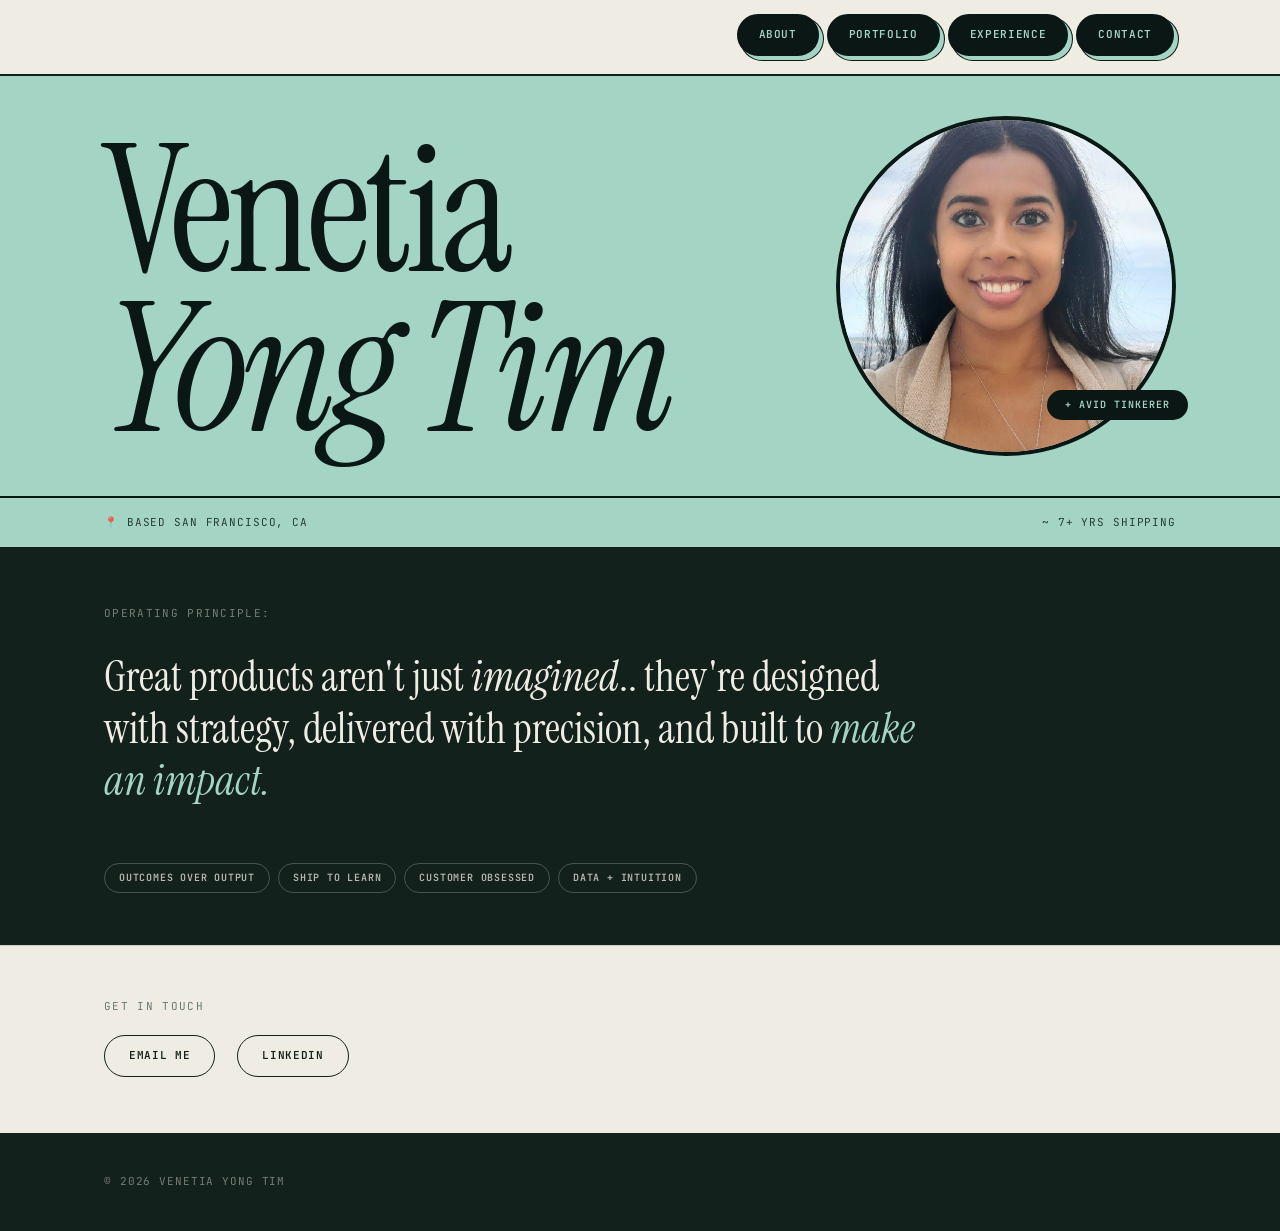
<file: index.html>
<!DOCTYPE html>
<html lang="en">
<head>
  <meta charset="UTF-8" />
  <meta name="viewport" content="width=device-width, initial-scale=1" />
  <title>Venetia Yong Tim</title>
  <meta name="description" content="Portfolio of Venetia Yong Tim." />
  <link rel="preconnect" href="https://fonts.googleapis.com" />
  <link rel="preconnect" href="https://fonts.gstatic.com" crossorigin />
  <link href="https://fonts.googleapis.com/css2?family=Instrument+Serif:ital@0;1&family=Inter:wght@300;400;500;600;700&family=JetBrains+Mono:wght@400;500;600&display=swap" rel="stylesheet" />
  <link rel="stylesheet" href="styles.css" />
</head>
<body data-page="about">

  <header class="site-header">
    <div class="container">
      <a href="index.html" class="brand"><span class="js-brand">Venetia Yongtim</span></a>
      <nav class="nav" aria-label="Main">
        <a href="index.html"                        data-nav="about">About</a>
        <a href="portfolio.html"                    data-nav="portfolio">Portfolio</a>
        <a href="experience.html"                   data-nav="experience">Experience</a>
        <a href="mailto:yongtimvenetia@gmail.com">Contact</a>
      </nav>
    </div>
  </header>

  <main>

    <!-- ── Hero: mint green block ── -->
    <section class="hero">
      <div class="container">
        <div class="hero-grid has-photo">
          <div>
            <h1 class="about-headline">Venetia<br><em>Yong Tim</em></h1>
          </div>
          <div class="photo-col-wrap">
            <div class="js-about-photo-wrap"></div>
            <span class="photo-badge-overlay">+ Avid Tinkerer</span>
          </div>
        </div>
      </div>

      <!-- Stat strip pinned to bottom of hero -->
      <div class="hero-stat-strip">
        <div class="container">
          <div class="stat-strip-inner">
            <span class="stat-item">📍 BASED SAN FRANCISCO, CA</span>
            <span class="stat-item">~ 7+ YRS SHIPPING</span>
          </div>
        </div>
      </div>
    </section>

    <!-- ── Operating principle: dark block ── -->
    <section class="operating-principle">
      <div class="container">
        <p class="op-label">OPERATING PRINCIPLE:</p>
        <div class="op-quote">
          <p>Great products aren't just <em>imagined</em>.. they're designed with strategy, delivered with precision, and built to <em class="op-accent">make an impact.</em></p>
        </div>
        <div class="op-footer">
          <div class="pills js-about-highlights"></div>
        </div>
      </div>
    </section>

  </main>

  <!-- ── Connect strip ── -->
  <section class="about-connect">
    <div class="container">
      <p class="about-connect-label">Get in touch</p>
      <div class="js-about-socials"></div>
    </div>
  </section>

  <footer class="site-footer">
    <div class="container">
      <div class="js-footer-copy"></div>
      <div class="footer-links js-footer-links"></div>
    </div>
  </footer>

  <script src="content.js"></script>
  <script src="script.js"></script>
</body>
</html>
</file>
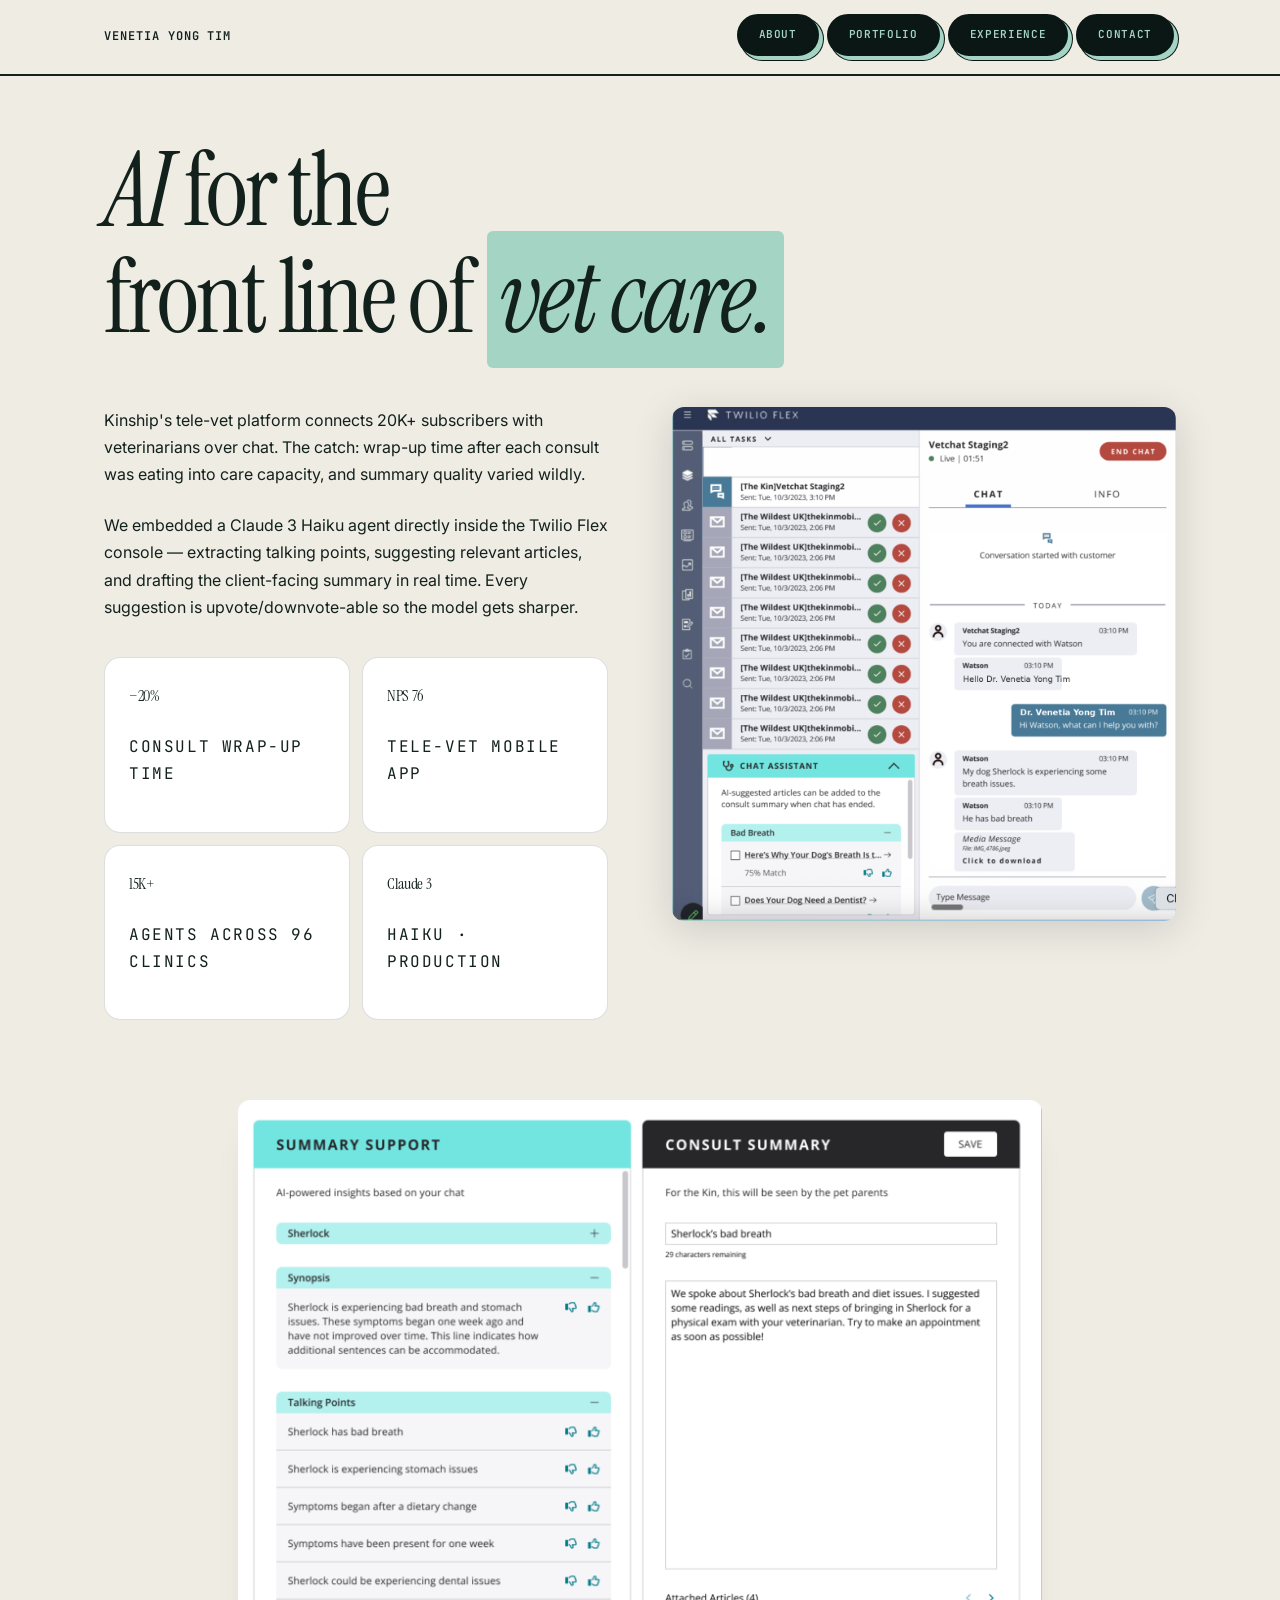
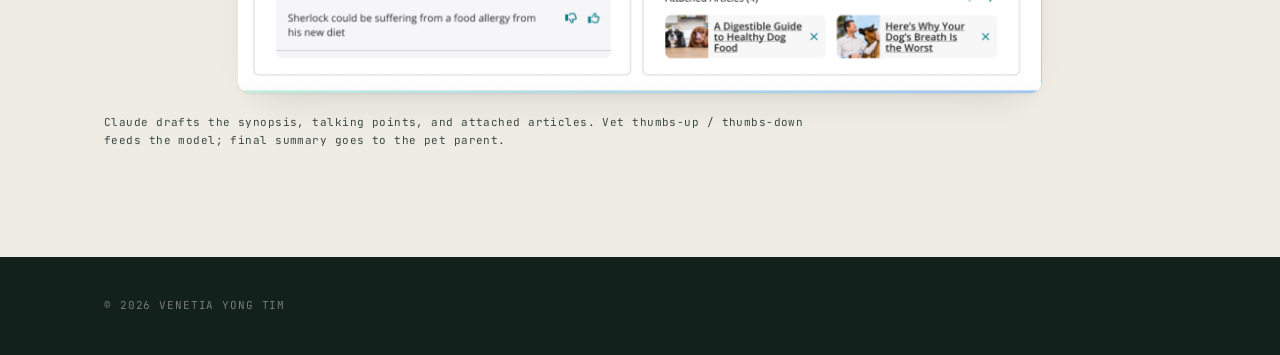
<file: ai-experience.html>
<!DOCTYPE html>
<html lang="en">
<head>
  <meta charset="UTF-8" />
  <meta name="viewport" content="width=device-width, initial-scale=1" />
  <title>AI for the Front Line of Vet Care — Venetia Yong Tim</title>
  <meta name="description" content="Case study: AI-assisted veterinary workflows at Kinship." />
  <link rel="preconnect" href="https://fonts.googleapis.com" />
  <link rel="preconnect" href="https://fonts.gstatic.com" crossorigin />
  <link href="https://fonts.googleapis.com/css2?family=Instrument+Serif:ital@0;1&family=Inter:wght@300;400;500;600;700&family=JetBrains+Mono:wght@400;500;600&display=swap" rel="stylesheet" />
  <link rel="stylesheet" href="styles.css" />
  <style>
    /* ── Case Study page styles ── */

    .cs-wrap {
      background: var(--cream);
      padding: 64px 0 96px;
    }

    /* Label */
    .cs-label {
      font-family: var(--font-mono);
      font-size: 11px;
      letter-spacing: .14em;
      text-transform: uppercase;
      color: var(--muted);
      margin: 0 0 28px;
    }

    /* Hero headline */
    .cs-headline {
      font-family: var(--font-serif);
      font-weight: 400;
      font-size: clamp(3.6rem, 8vw, 7rem);
      line-height: 1.0;
      letter-spacing: -.03em;
      color: var(--ink);
      margin: 0 0 52px;
    }
    .cs-headline em {
      font-style: italic;
    }
    .cs-headline .hl-box {
      display: inline;
      background: var(--accent);
      padding: 0 12px 4px;
      border-radius: 6px;
      font-style: italic;
      line-height: 1.1;
    }

    /* Two-column: text left, mockup right */
    .cs-split {
      display: grid;
      grid-template-columns: 1fr 1fr;
      gap: 64px;
      align-items: start;
      margin-bottom: 80px;
    }

    /* Body copy */
    .cs-body p {
      font-size: 1rem;
      line-height: 1.7;
      color: var(--ink);
      margin-bottom: 24px;
    }

    /* Stat cards grid */
    .cs-stats {
      display: grid;
      grid-template-columns: 1fr 1fr;
      gap: 12px;
      margin-top: 36px;
    }
    .cs-stat {
      background: var(--surface);
      border: 1px solid var(--border-solid);
      border-radius: var(--radius);
      padding: 24px 24px 20px;
    }
    .cs-stat-value {
      font-family: var(--font-serif);
      font-size: 2.8rem;
      font-weight: 400;
      color: var(--ink);
      letter-spacing: -.02em;
      line-height: 1;
      margin: 0 0 6px;
    }
    .cs-stat-label {
      font-family: var(--font-mono);
      font-size: 10px;
      letter-spacing: .10em;
      text-transform: uppercase;
      color: var(--muted);
      margin: 0;
    }

    /* Mockup panel */
    .cs-mockup {
      background: #1e2d3a;
      border-radius: 12px;
      overflow: hidden;
      box-shadow: var(--shadow-lg);
    }
    .cs-mockup-bar {
      background: #16212c;
      padding: 10px 16px;
      display: flex;
      align-items: center;
      gap: 10px;
    }
    .cs-mockup-bar-label {
      font-family: var(--font-mono);
      font-size: 10px;
      letter-spacing: .10em;
      text-transform: uppercase;
      color: rgba(255,255,255,.5);
    }
    .cs-mockup-dot {
      width: 8px; height: 8px;
      border-radius: 50%;
      background: #4caf7d;
      flex-shrink: 0;
    }
    .cs-mockup-inner {
      display: grid;
      grid-template-columns: 52px 1fr 1fr;
      min-height: 340px;
    }
    /* Sidebar icons */
    .cs-mockup-sidebar {
      background: #162029;
      display: flex;
      flex-direction: column;
      align-items: center;
      padding: 16px 0;
      gap: 14px;
    }
    .cs-mockup-icon {
      width: 28px; height: 28px;
      border-radius: 6px;
      background: rgba(255,255,255,.08);
    }
    /* Thread list */
    .cs-mockup-threads {
      background: #1e2d3a;
      border-right: 1px solid rgba(255,255,255,.08);
      padding: 12px 0;
      overflow: hidden;
    }
    .cs-mockup-thread {
      padding: 10px 14px;
      border-bottom: 1px solid rgba(255,255,255,.05);
    }
    .cs-mockup-thread-name {
      font-family: var(--font-mono);
      font-size: 9px;
      color: rgba(255,255,255,.65);
      margin-bottom: 3px;
      white-space: nowrap;
      overflow: hidden;
      text-overflow: ellipsis;
    }
    .cs-mockup-thread-time {
      font-family: var(--font-mono);
      font-size: 8px;
      color: rgba(255,255,255,.3);
    }
    .cs-mockup-thread-actions {
      display: flex;
      gap: 4px;
      margin-top: 4px;
    }
    .cs-mockup-thread-btn {
      width: 16px; height: 16px;
      border-radius: 50%;
    }
    .cs-mockup-thread-btn.green { background: #4caf7d; }
    .cs-mockup-thread-btn.red   { background: #e05252; }
    /* Chat panel */
    .cs-mockup-chat {
      background: #f8f9fb;
      display: flex;
      flex-direction: column;
    }
    .cs-mockup-chat-header {
      background: #fff;
      padding: 12px 14px;
      border-bottom: 1px solid #e8eaed;
      display: flex;
      justify-content: space-between;
      align-items: center;
    }
    .cs-mockup-chat-name {
      font-family: var(--font-sans);
      font-size: 11px;
      font-weight: 600;
      color: #1a1a1a;
    }
    .cs-mockup-chat-status {
      font-family: var(--font-mono);
      font-size: 9px;
      color: #4caf7d;
    }
    .cs-mockup-end-btn {
      background: #e05252;
      color: #fff;
      border-radius: 4px;
      padding: 4px 8px;
      font-family: var(--font-mono);
      font-size: 8px;
      font-weight: 600;
      letter-spacing: .06em;
    }
    .cs-mockup-messages {
      flex: 1;
      padding: 14px;
      display: flex;
      flex-direction: column;
      gap: 8px;
    }
    .cs-mockup-msg {
      max-width: 80%;
      padding: 8px 10px;
      border-radius: 8px;
      font-family: var(--font-sans);
      font-size: 9px;
      line-height: 1.4;
    }
    .cs-mockup-msg.agent {
      background: #fff;
      color: #333;
      border: 1px solid #e8eaed;
      align-self: flex-start;
    }
    .cs-mockup-msg.client {
      background: #1e2d3a;
      color: #fff;
      align-self: flex-end;
    }
    .cs-mockup-msg-sender {
      font-family: var(--font-mono);
      font-size: 7.5px;
      color: rgba(0,0,0,.35);
      margin-bottom: 2px;
    }
    /* Chat assistant tray */
    .cs-mockup-tray {
      background: #a4d4c4;
      padding: 10px 14px;
      border-top: 1px solid rgba(0,0,0,.08);
    }
    .cs-mockup-tray-label {
      font-family: var(--font-mono);
      font-size: 8px;
      font-weight: 600;
      letter-spacing: .08em;
      text-transform: uppercase;
      color: var(--ink);
      margin-bottom: 6px;
    }
    .cs-mockup-tray-note {
      font-family: var(--font-sans);
      font-size: 8.5px;
      color: var(--ink);
      margin-bottom: 8px;
      opacity: .75;
    }
    .cs-mockup-article {
      background: #fff;
      border-radius: 4px;
      padding: 5px 8px;
      font-family: var(--font-sans);
      font-size: 8px;
      color: #333;
      display: flex;
      align-items: center;
      justify-content: space-between;
      margin-top: 4px;
    }
    .cs-mockup-article-tag {
      background: var(--accent);
      border-radius: 999px;
      padding: 2px 7px;
      font-family: var(--font-mono);
      font-size: 7px;
      font-weight: 600;
    }

    /* ── Screenshot sections below fold ── */
    .cs-evidence {
      display: flex;
      flex-direction: column;
      gap: 64px;
    }
    .cs-evidence-block {
      display: grid;
      grid-template-columns: 1fr;
      gap: 20px;
    }
    .cs-evidence-caption {
      font-family: var(--font-mono);
      font-size: 11px;
      letter-spacing: .04em;
      color: var(--ink-soft);
      line-height: 1.7;
      max-width: 720px;
    }

    /* Article suggestions mockup */
    .cs-article-mockup {
      background: #f8f9fb;
      border: 1px solid var(--border-solid);
      border-radius: 12px;
      overflow: hidden;
      box-shadow: var(--shadow-md);
      max-width: 640px;
    }
    .cs-article-header {
      background: #1e2d3a;
      padding: 10px 16px;
      display: flex;
      align-items: center;
      justify-content: space-between;
    }
    .cs-article-header-label {
      font-family: var(--font-mono);
      font-size: 9px;
      letter-spacing: .10em;
      text-transform: uppercase;
      color: rgba(255,255,255,.6);
    }
    .cs-article-body {
      padding: 16px 20px;
    }
    .cs-article-tag-pill {
      display: inline-block;
      background: var(--accent);
      border-radius: 999px;
      padding: 4px 12px;
      font-family: var(--font-mono);
      font-size: 9px;
      font-weight: 600;
      letter-spacing: .06em;
      color: var(--ink);
      margin-bottom: 10px;
    }
    .cs-article-row {
      display: flex;
      align-items: center;
      justify-content: space-between;
      padding: 9px 0;
      border-bottom: 1px solid var(--border);
    }
    .cs-article-row:last-child { border-bottom: none; }
    .cs-article-row-text {
      font-family: var(--font-sans);
      font-size: 11px;
      color: var(--ink);
    }
    .cs-article-row-meta {
      display: flex;
      align-items: center;
      gap: 10px;
    }
    .cs-article-match {
      font-family: var(--font-mono);
      font-size: 9px;
      color: var(--muted);
    }
    .cs-vote {
      display: flex;
      gap: 4px;
    }
    .cs-vote-btn {
      width: 20px; height: 20px;
      border-radius: 50%;
      border: 1px solid var(--border-solid);
      display: flex; align-items: center; justify-content: center;
      font-size: 9px;
      cursor: default;
      background: var(--surface);
    }

    /* Summary mockup */
    .cs-summary-mockup {
      background: #e8f0f7;
      border: 1px solid var(--border-solid);
      border-radius: 12px;
      overflow: hidden;
      box-shadow: var(--shadow-md);
    }
    .cs-summary-header {
      background: #1e2d3a;
      padding: 10px 16px;
    }
    .cs-summary-header-label {
      font-family: var(--font-mono);
      font-size: 9px;
      letter-spacing: .10em;
      text-transform: uppercase;
      color: var(--accent);
    }
    .cs-summary-cols {
      display: grid;
      grid-template-columns: 1fr 1fr;
    }
    .cs-summary-left {
      padding: 20px 20px;
      border-right: 1px solid rgba(0,0,0,.08);
    }
    .cs-summary-right {
      padding: 20px 20px;
      background: #fff;
    }
    .cs-summary-section-label {
      font-family: var(--font-mono);
      font-size: 9px;
      letter-spacing: .10em;
      text-transform: uppercase;
      color: var(--muted);
      margin-bottom: 8px;
    }
    .cs-summary-section-title {
      font-family: var(--font-sans);
      font-size: 11px;
      font-weight: 600;
      color: var(--ink);
      margin-bottom: 10px;
    }
    .cs-summary-accordion {
      background: var(--accent);
      border-radius: 6px;
      padding: 8px 12px;
      font-family: var(--font-mono);
      font-size: 9px;
      font-weight: 600;
      letter-spacing: .06em;
      color: var(--ink);
      margin-bottom: 6px;
    }
    .cs-summary-text-block {
      background: rgba(255,255,255,.7);
      border-radius: 6px;
      padding: 10px 12px;
      font-family: var(--font-sans);
      font-size: 10px;
      color: var(--ink);
      line-height: 1.55;
      margin-bottom: 8px;
    }
    .cs-summary-point {
      display: flex;
      align-items: center;
      justify-content: space-between;
      padding: 7px 0;
      border-bottom: 1px solid rgba(0,0,0,.06);
      font-family: var(--font-sans);
      font-size: 10px;
      color: var(--ink);
    }
    .cs-summary-point:last-child { border-bottom: none; }
    .cs-summary-right-label {
      font-family: var(--font-mono);
      font-size: 9px;
      letter-spacing: .10em;
      text-transform: uppercase;
      color: var(--muted);
      margin-bottom: 6px;
    }
    .cs-summary-right-title {
      font-family: var(--font-sans);
      font-size: 12px;
      font-weight: 600;
      color: var(--ink);
      border: 1px solid var(--border-solid);
      border-radius: 4px;
      padding: 6px 10px;
      margin-bottom: 8px;
    }
    .cs-summary-right-body {
      font-family: var(--font-sans);
      font-size: 10px;
      color: var(--ink-soft);
      line-height: 1.55;
      border: 1px solid var(--border-solid);
      border-radius: 4px;
      padding: 10px 10px;
      min-height: 80px;
    }
    .cs-summary-articles-label {
      font-family: var(--font-mono);
      font-size: 9px;
      letter-spacing: .08em;
      text-transform: uppercase;
      color: var(--muted);
      margin: 12px 0 6px;
    }
    .cs-summary-articles-row {
      display: flex;
      gap: 8px;
    }
    .cs-summary-article-thumb {
      width: 60px; height: 44px;
      border-radius: 6px;
      background: var(--accent);
      display: flex;
      align-items: center;
      justify-content: center;
      font-family: var(--font-mono);
      font-size: 7px;
      color: var(--ink);
      text-align: center;
      padding: 4px;
      line-height: 1.3;
    }

    /* Back link */
    .cs-back {
      display: inline-flex;
      align-items: center;
      gap: 6px;
      font-family: var(--font-mono);
      font-size: 11px;
      letter-spacing: .06em;
      text-transform: uppercase;
      color: var(--muted);
      margin-bottom: 40px;
      transition: color .15s;
    }
    .cs-back:hover { color: var(--ink); opacity: 1; }
    .cs-back-arrow { font-size: 14px; }

    @media (max-width: 900px) {
      .cs-split { grid-template-columns: 1fr; gap: 40px; }
      .cs-summary-cols { grid-template-columns: 1fr; }
    }
    @media (max-width: 600px) {
      .cs-stats { grid-template-columns: 1fr; }
      .cs-stat-value { font-size: 2.2rem; }
    }
  </style>
</head>
<body data-page="case-vet">

  <header class="site-header">
    <div class="container">
      <a href="index.html" class="brand"><span class="js-brand">Venetia Yongtim</span></a>
      <nav class="nav" aria-label="Main">
        <a href="index.html"     data-nav="about">About</a>
        <a href="portfolio.html" data-nav="portfolio">Portfolio</a>
        <a href="experience.html" data-nav="experience">Experience</a>
        <a href="mailto:yongtimvenetia@gmail.com">Contact</a>
      </nav>
    </div>
  </header>

  <main>
    <div class="cs-wrap">
      <div class="container">

        <!-- Headline -->
        <h1 class="cs-headline">
          <em>AI</em> for the<br>
          front line of <span class="hl-box">vet care.</span>
        </h1>

        <!-- Two-column split -->
        <div class="cs-split">

          <!-- Left: body + stats -->
          <div class="cs-body">
            <p>Kinship's tele-vet platform connects 20K+ subscribers with veterinarians over chat. The catch: wrap-up time after each consult was eating into care capacity, and summary quality varied wildly.</p>
            <p>We embedded a Claude 3 Haiku agent directly inside the Twilio Flex console — extracting talking points, suggesting relevant articles, and drafting the client-facing summary in real time. Every suggestion is upvote/downvote-able so the model gets sharper.</p>

            <div class="cs-stats">
              <div class="cs-stat">
                <p class="cs-stat-value">−20%</p>
                <p class="cs-stat-label">Consult wrap-up time</p>
              </div>
              <div class="cs-stat">
                <p class="cs-stat-value">NPS 76</p>
                <p class="cs-stat-label">Tele-vet mobile app</p>
              </div>
              <div class="cs-stat">
                <p class="cs-stat-value">15K+</p>
                <p class="cs-stat-label">Agents across 96 clinics</p>
              </div>
              <div class="cs-stat">
                <p class="cs-stat-value">Claude 3</p>
                <p class="cs-stat-label">Haiku · Production</p>
              </div>
            </div>
          </div>

          <!-- Right: Twilio Flex screenshot -->
          <div style="border-radius:12px;overflow:hidden;box-shadow:var(--shadow-lg);">
            <img src="images/vetchat-agent-view.png" alt="Twilio Flex agent console showing live vet chat with AI-suggested articles" style="width:100%;display:block;" />
          </div>

        </div><!-- /.cs-split -->

        <!-- Evidence: Summary Support + Consult Summary screenshot -->
        <div class="cs-evidence">
          <div class="cs-evidence-block">
            <div style="border-radius:12px;overflow:hidden;box-shadow:var(--shadow-md);max-width:75%;margin:0 auto;">
              <img src="images/vetchat-summary-panel.png" alt="Summary Support panel showing AI-generated synopsis, talking points, and consult summary" style="width:100%;display:block;" />
            </div>
            <p class="cs-evidence-caption">Claude drafts the synopsis, talking points, and attached articles. Vet thumbs-up / thumbs-down feeds the model; final summary goes to the pet parent.</p>
          </div>
        </div><!-- /.cs-evidence -->

      </div><!-- /.container -->
    </div><!-- /.cs-wrap -->
  </main>

  <footer class="site-footer">
    <div class="container">
      <div class="js-footer-copy"></div>
      <div class="footer-links js-footer-links"></div>
    </div>
  </footer>

  <script src="content.js"></script>
  <script src="script.js"></script>
</body>
</html>
</file>
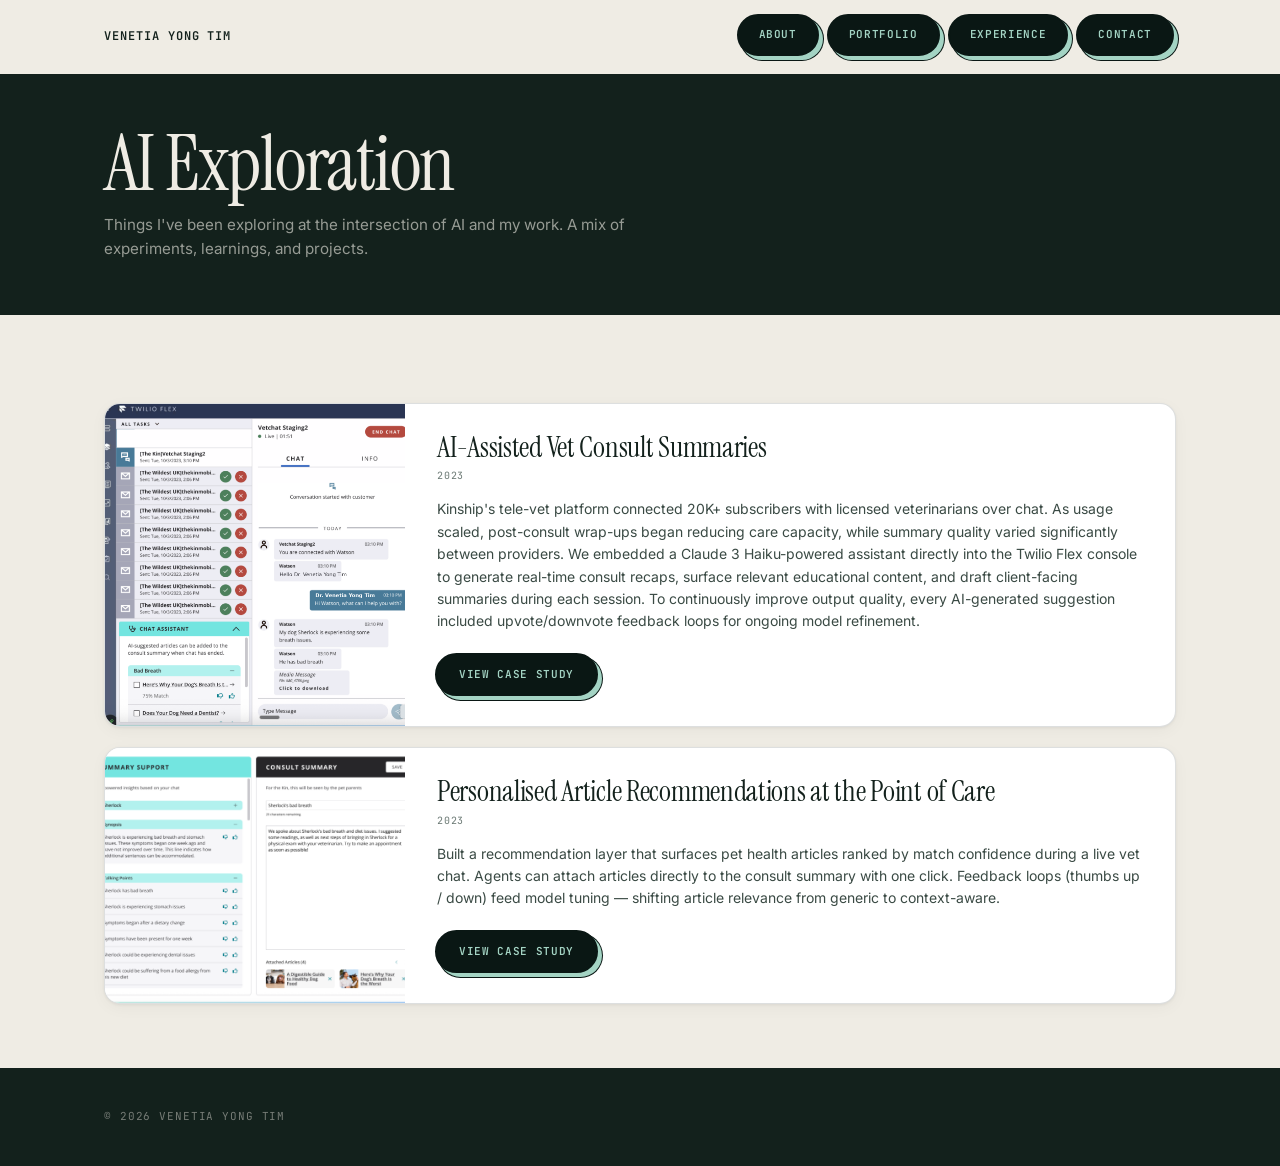
<file: ai-exploration.html>
<!DOCTYPE html>
<html lang="en">
<head>
  <meta charset="UTF-8" />
  <meta name="viewport" content="width=device-width, initial-scale=1" />
  <title>AI Exploration — Venetia Yong Tim</title>
  <meta name="description" content="AI explorations by Venetia Yong Tim." />
  <link rel="preconnect" href="https://fonts.googleapis.com" />
  <link rel="preconnect" href="https://fonts.gstatic.com" crossorigin />
  <link href="https://fonts.googleapis.com/css2?family=Instrument+Serif:ital@0;1&family=Inter:wght@300;400;500;600;700&family=JetBrains+Mono:wght@400;500;600&display=swap" rel="stylesheet" />
  <link rel="stylesheet" href="styles.css" />
</head>
<body data-page="ai">

  <header class="site-header">
    <div class="container">
      <a href="index.html" class="brand"><span class="js-brand">Venetia Yongtim</span></a>
      <nav class="nav" aria-label="Main">
        <a href="index.html"                        data-nav="about">About</a>
        <a href="portfolio.html"                    data-nav="portfolio">Portfolio</a>
        <a href="experience.html"                   data-nav="experience">Experience</a>
        <a href="mailto:yongtimvenetia@gmail.com">Contact</a>
      </nav>
    </div>
  </header>

  <main>
    <section class="page-intro">
      <div class="container">
        <h1>AI Exploration</h1>
        <p class="intro-text js-ai-intro"></p>
      </div>
    </section>

    <section class="section">
      <div class="container">
        <div class="ai-list js-ai-list"></div>
      </div>
    </section>
  </main>

  <footer class="site-footer">
    <div class="container">
      <div class="js-footer-copy"></div>
      <div class="footer-links js-footer-links"></div>
    </div>
  </footer>

  <script src="content.js"></script>
  <script src="script.js"></script>
</body>
</html>
</file>
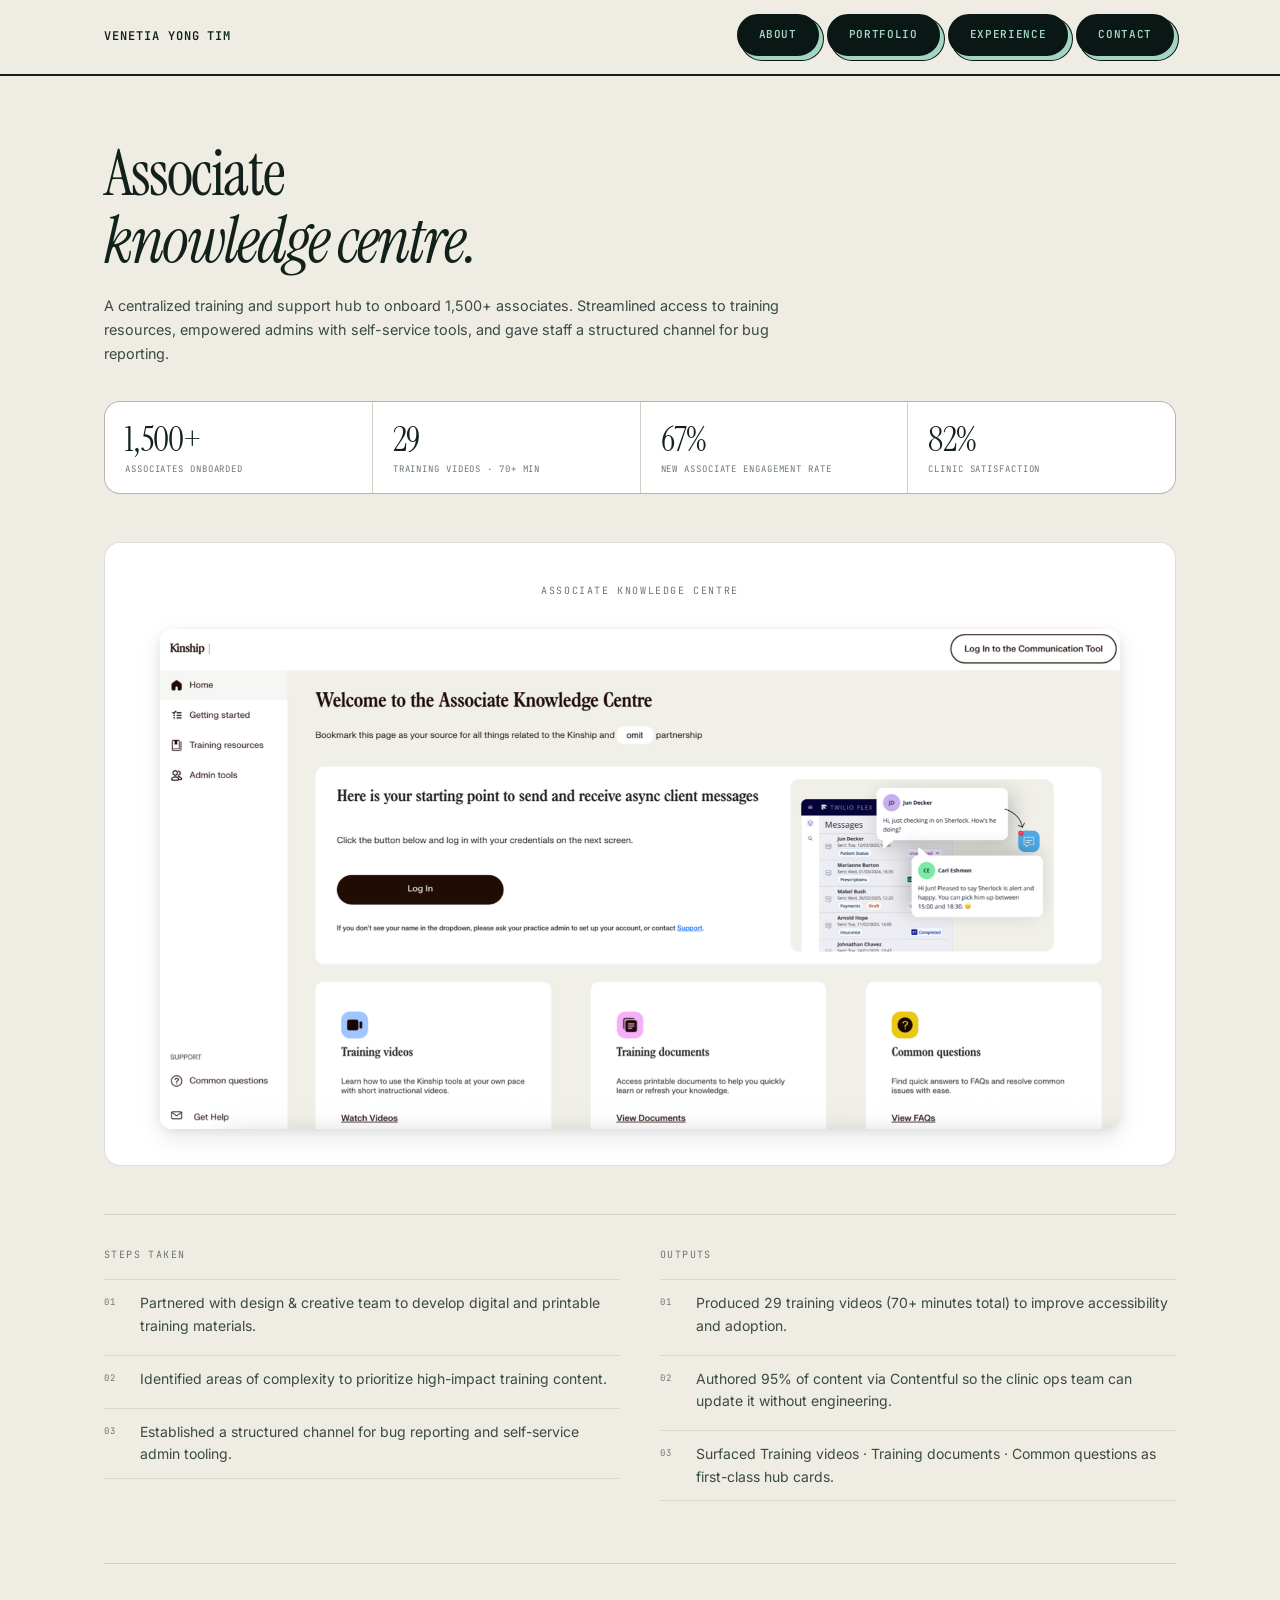
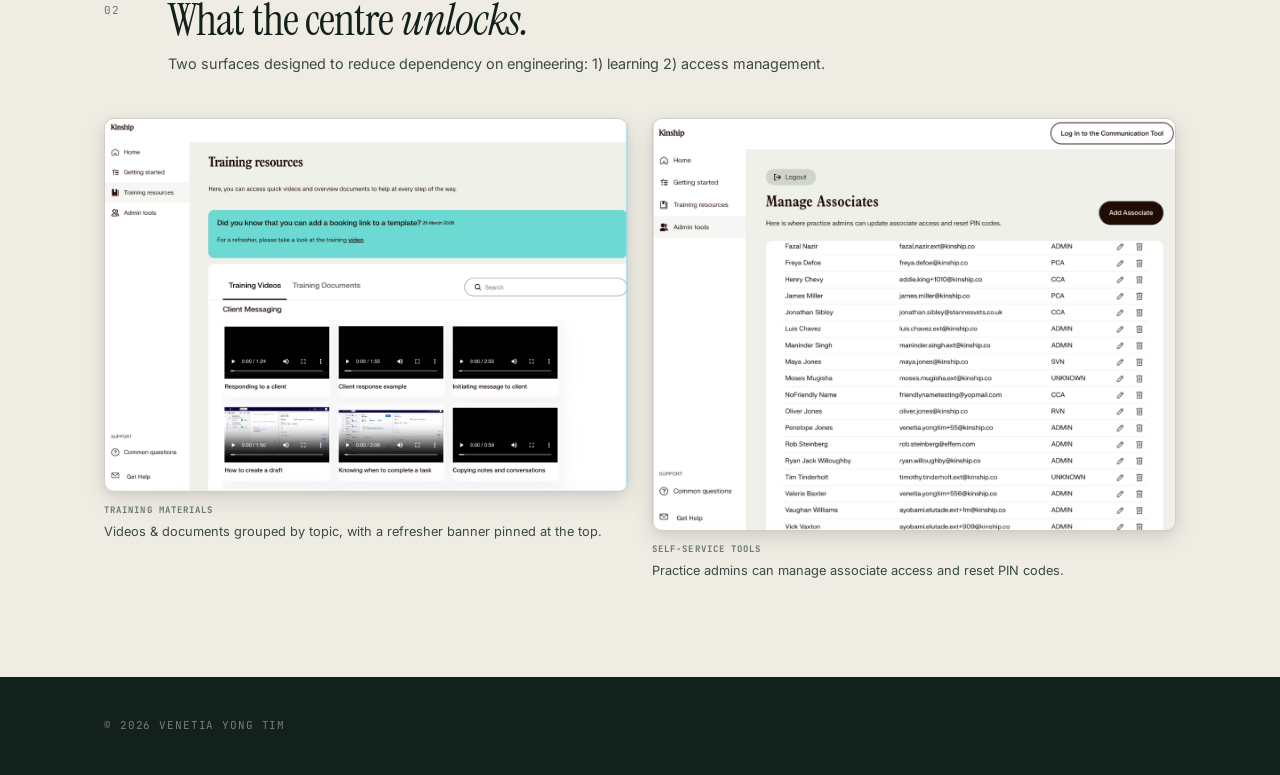
<file: associate-knowledge-centre.html>
<!DOCTYPE html>
<html lang="en">
<head>
  <meta charset="UTF-8" />
  <meta name="viewport" content="width=device-width, initial-scale=1" />
  <title>Associate Knowledge Centre | Venetia Yong Tim</title>
  <meta name="description" content="Case study: Associate Knowledge Centre — centralized training and support hub onboarding 1,500+ associates." />
  <link rel="preconnect" href="https://fonts.googleapis.com" />
  <link rel="preconnect" href="https://fonts.gstatic.com" crossorigin />
  <link href="https://fonts.googleapis.com/css2?family=Instrument+Serif:ital@0;1&family=Inter:wght@300;400;500;600;700&family=JetBrains+Mono:wght@400;500;600&display=swap" rel="stylesheet" />
  <link rel="stylesheet" href="styles.css" />
  <style>
    .ks-wrap {
      background: var(--cream);
      padding: 64px 0 96px;
    }

    /* Label */
    .ks-label {
      font-family: var(--font-mono);
      font-size: 11px;
      letter-spacing: .14em;
      text-transform: uppercase;
      color: var(--muted);
      margin: 0 0 20px;
    }

    /* Hero headline */
    .ks-headline {
      font-family: var(--font-serif);
      font-weight: 400;
      font-size: clamp(2.2rem, 5vw, 4rem);
      line-height: 1.05;
      letter-spacing: -.03em;
      color: var(--ink);
      margin: 0 0 20px;
    }
    .ks-headline em { font-style: italic; }

    /* Intro paragraph */
    .ks-intro {
      font-size: .9rem;
      line-height: 1.65;
      color: var(--ink-soft);
      max-width: 680px;
      margin: 0 0 36px;
    }

    /* Section row: number + heading */
    .ks-section-row {
      display: grid;
      grid-template-columns: 48px 1fr;
      gap: 16px;
      align-items: start;
      margin-bottom: 28px;
    }
    .ks-section-num {
      font-family: var(--font-mono);
      font-size: 11px;
      letter-spacing: .08em;
      color: var(--muted);
      padding-top: 6px;
    }
    .ks-section-heading {
      font-family: var(--font-serif);
      font-weight: 400;
      font-size: clamp(1.8rem, 3.5vw, 2.8rem);
      line-height: 1.1;
      letter-spacing: -.02em;
      color: var(--ink);
      margin: 0 0 8px;
    }
    .ks-section-heading em { font-style: italic; }
    .ks-section-sub {
      font-size: .9rem;
      color: var(--ink-soft);
      line-height: 1.55;
    }

    /* Stats */
    .ks-stats {
      display: grid;
      grid-template-columns: repeat(4, 1fr);
      gap: 1px;
      background: var(--border-solid);
      border: 1px solid var(--border-solid);
      border-radius: var(--radius);
      overflow: hidden;
      margin-bottom: 40px;
    }
    .ks-stat {
      background: var(--surface);
      padding: 20px 20px 16px;
    }
    .ks-stat-value {
      font-family: var(--font-serif);
      font-size: 2.2rem;
      font-weight: 400;
      color: var(--ink);
      letter-spacing: -.02em;
      line-height: 1;
      margin: 0 0 5px;
    }
    .ks-stat-label {
      font-family: var(--font-mono);
      font-size: 9px;
      letter-spacing: .10em;
      text-transform: uppercase;
      color: var(--muted);
      margin: 0;
    }

    /* Divider */
    .ks-divider {
      border: none;
      border-top: 1px solid var(--border-solid);
      margin: 0 0 32px;
    }

    /* Steps + Outputs two-column */
    .ks-two-col {
      display: grid;
      grid-template-columns: 1fr 1fr;
      gap: 40px;
    }
    .ks-col-label {
      font-family: var(--font-mono);
      font-size: 10px;
      letter-spacing: .14em;
      text-transform: uppercase;
      color: var(--muted);
      margin: 0 0 16px;
    }
    .ks-step-list {
      list-style: none;
      padding: 0;
      margin: 0;
      display: flex;
      flex-direction: column;
      gap: 0;
    }
    .ks-step {
      display: grid;
      grid-template-columns: 28px 1fr;
      gap: 8px;
      padding: 12px 0;
      border-top: 1px solid var(--border);
      font-size: .875rem;
      line-height: 1.6;
      color: var(--ink-soft);
    }
    .ks-step:last-child { border-bottom: 1px solid var(--border); }
    .ks-step-num {
      font-family: var(--font-mono);
      font-size: 9px;
      letter-spacing: .08em;
      color: var(--muted);
      padding-top: 3px;
    }

    /* Back link */
    .ks-back {
      display: inline-flex;
      align-items: center;
      gap: 6px;
      font-family: var(--font-mono);
      font-size: 11px;
      letter-spacing: .06em;
      text-transform: uppercase;
      color: var(--muted);
      margin-bottom: 40px;
      transition: color .15s;
    }
    .ks-back:hover { color: var(--ink); opacity: 1; }

    /* Surfaces two-up */
    .ks-surfaces-wrap {
      margin-top: 56px;
    }
    .ks-surfaces-grid {
      display: grid;
      grid-template-columns: 1fr 1fr;
      gap: 24px;
      margin-top: 28px;
    }
    .ks-surface-card {
      display: flex;
      flex-direction: column;
      gap: 12px;
    }
    .ks-surface-img {
      width: 100%;
      display: block;
      border-radius: 10px;
      border: 1px solid var(--border-solid);
      box-shadow: 0 2px 8px rgba(0,0,0,.06), 0 8px 24px rgba(0,0,0,.10);
    }
    .ks-surface-caption {
      font-size: .8rem;
      color: var(--ink-soft);
      line-height: 1.55;
    }
    .ks-surface-caption strong {
      display: block;
      font-family: var(--font-mono);
      font-size: 9px;
      letter-spacing: .12em;
      text-transform: uppercase;
      color: var(--muted);
      margin-bottom: 4px;
    }
    @media (max-width: 700px) {
      .ks-surfaces-grid { grid-template-columns: 1fr; }
    }

    /* Screenshot band */
    .ks-screens-wrap {
      margin-top: 48px;
      margin-bottom: 48px;
      border: 1px solid var(--border-solid);
      border-radius: var(--radius);
      background: var(--surface);
      padding: 40px clamp(20px, 4vw, 56px) 36px;
      display: flex;
      flex-direction: column;
      align-items: center;
      gap: 20px;
    }
    .ks-screens-eyebrow {
      font-family: var(--font-mono);
      font-size: 10px;
      letter-spacing: .16em;
      text-transform: uppercase;
      color: var(--muted);
    }
    .ks-screens-full {
      width: 100%;
      max-width: 960px;
      display: block;
      border-radius: 12px;
      box-shadow:
        0 2px 8px rgba(0,0,0,.06),
        0 8px 24px rgba(0,0,0,.10);
    }

    @media (max-width: 700px) {
      .ks-two-col { grid-template-columns: 1fr; }
      .ks-stats { grid-template-columns: repeat(2, 1fr); }
    }
    @media (max-width: 400px) {
      .ks-stats { grid-template-columns: 1fr; }
    }
  </style>
</head>
<body data-page="case-knowledge-centre">

  <header class="site-header">
    <div class="container">
      <a href="index.html" class="brand"><span class="js-brand">Venetia Yongtim</span></a>
      <nav class="nav" aria-label="Main">
        <a href="index.html"     data-nav="about">About</a>
        <a href="portfolio.html" data-nav="portfolio">Portfolio</a>
        <a href="experience.html" data-nav="experience">Experience</a>
        <a href="mailto:yongtimvenetia@gmail.com">Contact</a>
      </nav>
    </div>
  </header>

  <main>
    <div class="ks-wrap">
      <div class="container">


        <h1 class="ks-headline">Associate<br><em>knowledge centre.</em></h1>
        <p class="ks-intro">A centralized training and support hub to onboard 1,500+ associates. Streamlined access to training resources, empowered admins with self-service tools, and gave staff a structured channel for bug reporting.</p>

        <!-- Stats -->
        <div class="ks-stats">
          <div class="ks-stat">
            <p class="ks-stat-value">1,500+</p>
            <p class="ks-stat-label">Associates Onboarded</p>
          </div>
          <div class="ks-stat">
            <p class="ks-stat-value">29</p>
            <p class="ks-stat-label">Training Videos · 70+ Min</p>
          </div>
          <div class="ks-stat">
            <p class="ks-stat-value">67%</p>
            <p class="ks-stat-label">New Associate Engagement Rate</p>
          </div>
          <div class="ks-stat">
            <p class="ks-stat-value">82%</p>
            <p class="ks-stat-label">Clinic Satisfaction</p>
          </div>
        </div>

        <!-- Screenshot -->
        <div class="ks-screens-wrap">
          <p class="ks-screens-eyebrow">Associate Knowledge Centre</p>
          <img
            src="images/knowledge-centre.png"
            alt="Associate Knowledge Centre interface showing training hub with key metrics"
            class="ks-screens-full"
          />
        </div>

        <hr class="ks-divider" />

        <!-- Steps taken + Outputs -->
        <div class="ks-two-col">
          <div>
            <p class="ks-col-label">Steps Taken</p>
            <ul class="ks-step-list">
              <li class="ks-step">
                <span class="ks-step-num">01</span>
                <span>Partnered with design &amp; creative team to develop digital and printable training materials.</span>
              </li>
              <li class="ks-step">
                <span class="ks-step-num">02</span>
                <span>Identified areas of complexity to prioritize high-impact training content.</span>
              </li>
              <li class="ks-step">
                <span class="ks-step-num">03</span>
                <span>Established a structured channel for bug reporting and self-service admin tooling.</span>
              </li>
            </ul>
          </div>
          <div>
            <p class="ks-col-label">Outputs</p>
            <ul class="ks-step-list">
              <li class="ks-step">
                <span class="ks-step-num">01</span>
                <span>Produced 29 training videos (70+ minutes total) to improve accessibility and adoption.</span>
              </li>
              <li class="ks-step">
                <span class="ks-step-num">02</span>
                <span>Authored 95% of content via Contentful so the clinic ops team can update it without engineering.</span>
              </li>
              <li class="ks-step">
                <span class="ks-step-num">03</span>
                <span>Surfaced Training videos · Training documents · Common questions as first-class hub cards.</span>
              </li>
            </ul>
          </div>
        </div>

        <!-- What the centre unlocks -->
        <div class="ks-surfaces-wrap">
          <hr class="ks-divider" style="margin-top: 48px;" />
          <div class="ks-section-row">
            <span class="ks-section-num">02</span>
            <div>
              <h2 class="ks-section-heading">What the centre <em>unlocks.</em></h2>
              <p class="ks-section-sub">Two surfaces designed to reduce dependency on engineering: 1) learning 2) access management.</p>
            </div>
          </div>
          <div class="ks-surfaces-grid">
            <div class="ks-surface-card">
              <img
                src="images/training-materials.png"
                alt="Training resources page showing videos and documents grouped by topic with a pinned refresher banner"
                class="ks-surface-img"
              />
              <div class="ks-surface-caption">
                <strong>Training materials</strong>
                Videos &amp; documents grouped by topic, with a refresher banner pinned at the top.
              </div>
            </div>
            <div class="ks-surface-card">
              <img
                src="images/manage-associates.png"
                alt="Manage Associates admin page listing associates with edit and delete controls"
                class="ks-surface-img"
              />
              <div class="ks-surface-caption">
                <strong>Self-service tools</strong>
                Practice admins can manage associate access and reset PIN codes.
              </div>
            </div>
          </div>
        </div>

      </div><!-- /.container -->
    </div><!-- /.ks-wrap -->
  </main>

  <footer class="site-footer">
    <div class="container">
      <div class="js-footer-copy"></div>
      <div class="footer-links js-footer-links"></div>
    </div>
  </footer>

  <script src="content.js"></script>
  <script src="script.js"></script>
</body>
</html>
</file>
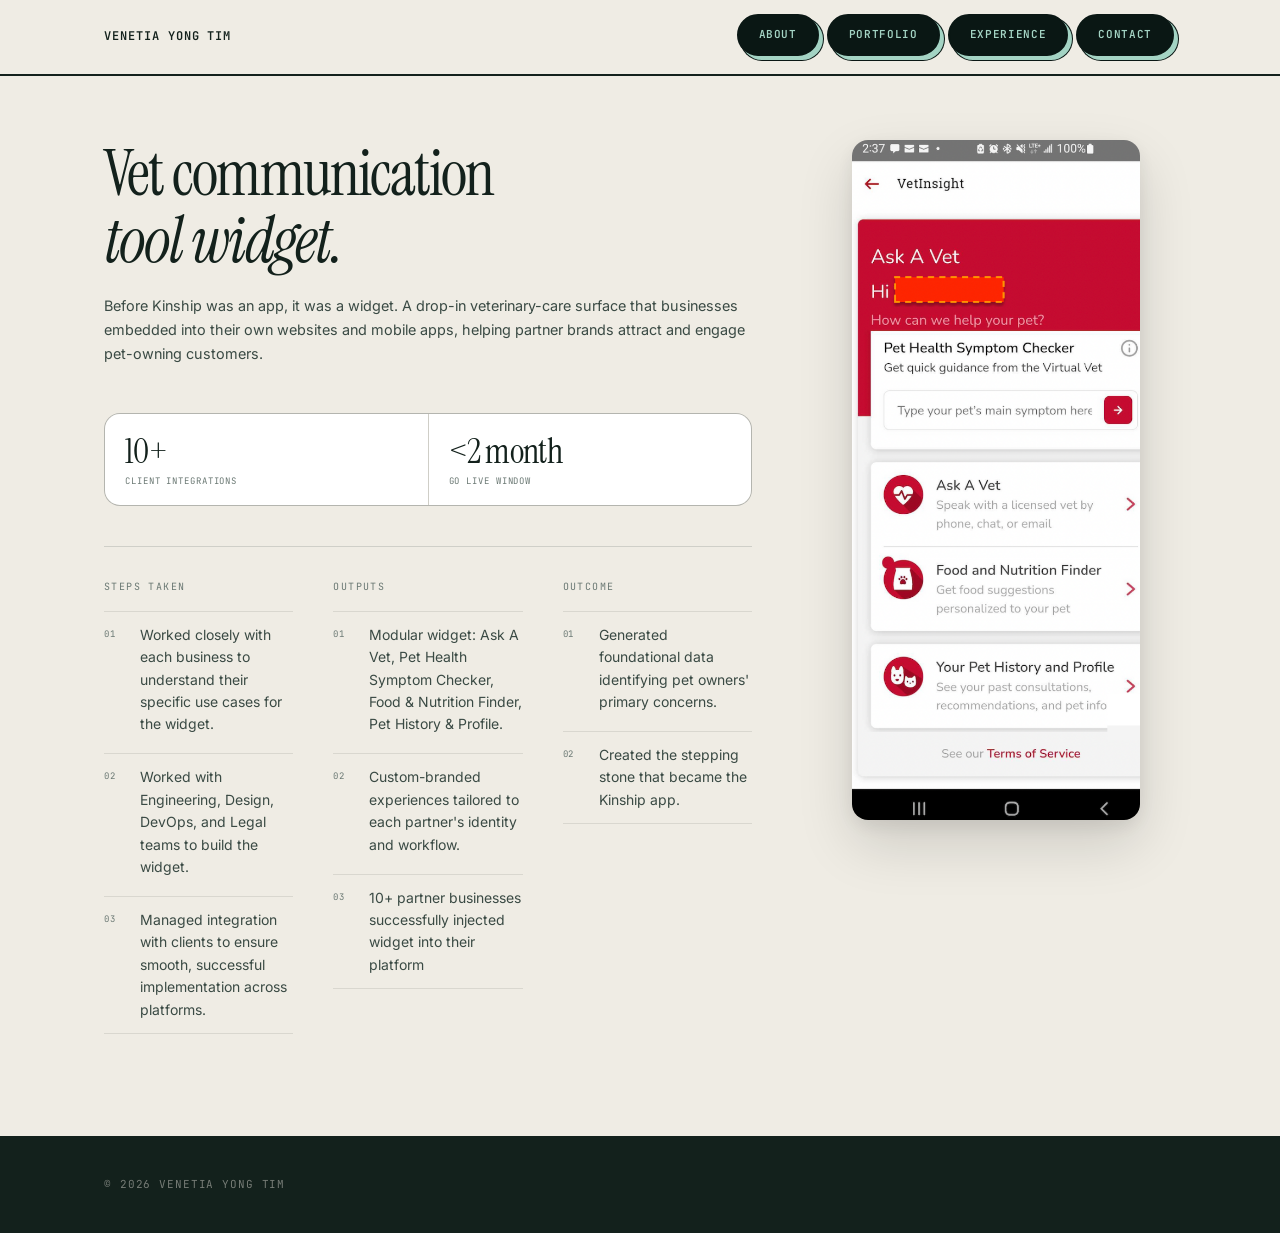
<file: client-integrations.html>
<!DOCTYPE html>
<html lang="en">
<head>
  <meta charset="UTF-8" />
  <meta name="viewport" content="width=device-width, initial-scale=1" />
  <title>Client Integrations | Venetia Yong Tim</title>
  <meta name="description" content="Case study: Customizable tele-vet workflows deployed across 10+ partner platforms." />
  <link rel="preconnect" href="https://fonts.googleapis.com" />
  <link rel="preconnect" href="https://fonts.gstatic.com" crossorigin />
  <link href="https://fonts.googleapis.com/css2?family=Instrument+Serif:ital@0;1&family=Inter:wght@300;400;500;600;700&family=JetBrains+Mono:wght@400;500;600&display=swap" rel="stylesheet" />
  <link rel="stylesheet" href="styles.css" />
  <style>
    .ks-wrap {
      background: var(--cream);
      padding: 64px 0 96px;
    }

    .ks-label {
      font-family: var(--font-mono);
      font-size: 11px;
      letter-spacing: .14em;
      text-transform: uppercase;
      color: var(--muted);
      margin: 0 0 20px;
    }

    .ks-headline {
      font-family: var(--font-serif);
      font-weight: 400;
      font-size: clamp(2.2rem, 5vw, 4rem);
      line-height: 1.05;
      letter-spacing: -.03em;
      color: var(--ink);
      margin: 0 0 20px;
    }
    .ks-headline em { font-style: italic; }

    .ks-intro {
      font-size: .9rem;
      line-height: 1.65;
      color: var(--ink-soft);
      max-width: 680px;
      margin: 0 0 48px;
    }

    /* Stats row */
    .ks-stats {
      display: grid;
      grid-template-columns: repeat(3, 1fr);
      gap: 1px;
      background: var(--border-solid);
      border: 1px solid var(--border-solid);
      border-radius: var(--radius);
      overflow: hidden;
      margin-bottom: 40px;
    }
    .ks-stat {
      background: var(--surface);
      padding: 20px 20px 16px;
    }
    .ks-stat-value {
      font-family: var(--font-serif);
      font-size: 2.2rem;
      font-weight: 400;
      color: var(--ink);
      letter-spacing: -.02em;
      line-height: 1;
      margin: 0 0 5px;
    }
    .ks-stat-label {
      font-family: var(--font-mono);
      font-size: 9px;
      letter-spacing: .10em;
      text-transform: uppercase;
      color: var(--muted);
      margin: 0;
    }

    .ks-divider {
      border: none;
      border-top: 1px solid var(--border-solid);
      margin: 0 0 32px;
    }

    /* Three-column grid: Steps / Outputs / Outcome */
    .ks-three-col {
      display: grid;
      grid-template-columns: 1fr 1fr 1fr;
      gap: 40px;
      margin-bottom: 0;
    }

    .ks-col-label {
      font-family: var(--font-mono);
      font-size: 10px;
      letter-spacing: .14em;
      text-transform: uppercase;
      color: var(--muted);
      margin: 0 0 16px;
    }

    .ks-step-list {
      list-style: none;
      padding: 0;
      margin: 0;
      display: flex;
      flex-direction: column;
    }
    .ks-step {
      display: grid;
      grid-template-columns: 28px 1fr;
      gap: 8px;
      padding: 12px 0;
      border-top: 1px solid var(--border);
      font-size: .875rem;
      line-height: 1.6;
      color: var(--ink-soft);
    }
    .ks-step:last-child { border-bottom: 1px solid var(--border); }
    .ks-step-num {
      font-family: var(--font-mono);
      font-size: 9px;
      letter-spacing: .08em;
      color: var(--muted);
      padding-top: 3px;
    }

    /* Section heading row */
    .ks-section-row {
      display: grid;
      grid-template-columns: 48px 1fr;
      gap: 16px;
      align-items: start;
      margin-bottom: 28px;
    }
    .ks-section-num {
      font-family: var(--font-mono);
      font-size: 11px;
      letter-spacing: .08em;
      color: var(--muted);
      padding-top: 6px;
    }
    .ks-section-heading {
      font-family: var(--font-serif);
      font-weight: 400;
      font-size: clamp(1.8rem, 3.5vw, 2.8rem);
      line-height: 1.1;
      letter-spacing: -.02em;
      color: var(--ink);
      margin: 0 0 8px;
    }
    .ks-section-heading em { font-style: italic; }
    .ks-section-sub {
      font-size: .9rem;
      color: var(--ink-soft);
      line-height: 1.55;
    }

    .ks-section-divider {
      border-top: 1px solid var(--border-solid);
      margin: 64px 0;
    }

    /* Two-column layout: content + sticky image */
    .ks-main {
      display: grid;
      grid-template-columns: 1fr 360px;
      gap: 64px;
      align-items: start;
    }

    /* Sticky image */
    .ks-widget-wrap {
      position: sticky;
      top: 80px;
      display: flex;
      justify-content: center;
    }
    .ks-widget-img {
      width: 100%;
      max-width: 288px;
      border-radius: 16px;
      box-shadow: 0 24px 56px rgba(0,0,0,.14), 0 6px 20px rgba(0,0,0,.08);
      display: block;
    }

    @media (max-width: 960px) {
      .ks-main { grid-template-columns: 1fr; }
      .ks-widget-wrap { position: static; margin-top: 40px; }
    }
    @media (max-width: 900px) {
      .ks-three-col { grid-template-columns: 1fr; }
      .ks-stats { grid-template-columns: 1fr 1fr; }
    }
    @media (max-width: 600px) {
      .ks-stats { grid-template-columns: 1fr; }
    }
  </style>
</head>
<body data-page="case-integrations">

  <header class="site-header">
    <div class="container">
      <a href="index.html" class="brand"><span class="js-brand">Venetia Yongtim</span></a>
      <nav class="nav" aria-label="Main">
        <a href="index.html"      data-nav="about">About</a>
        <a href="portfolio.html"  data-nav="portfolio">Portfolio</a>
        <a href="experience.html" data-nav="experience">Experience</a>
        <a href="mailto:yongtimvenetia@gmail.com">Contact</a>
      </nav>
    </div>
  </header>

  <main>
    <div class="ks-wrap">
      <div class="container">

        <div class="ks-main">

          <!-- Left: content -->
          <div>

            <!-- Hero -->
            <h1 class="ks-headline">
              Vet communication<br>
              <em>tool widget.</em>
            </h1>

            <p class="ks-intro">Before Kinship was an app, it was a widget. A drop-in veterinary-care surface that businesses embedded into their own websites and mobile apps, helping partner brands attract and engage pet-owning customers.</p>

            <!-- Stats -->
            <div class="ks-stats" style="grid-template-columns: 1fr 1fr;">
              <div class="ks-stat">
                <p class="ks-stat-value">10+</p>
                <p class="ks-stat-label">Client Integrations</p>
              </div>
              <div class="ks-stat">
                <p class="ks-stat-value">&lt;2 month</p>
                <p class="ks-stat-label">Go Live Window</p>
              </div>
            </div>

            <hr class="ks-divider" />

            <!-- Three-column: Steps / Outputs / Outcome -->
            <div class="ks-three-col">

              <div>
                <p class="ks-col-label">Steps Taken</p>
                <ul class="ks-step-list">
                  <li class="ks-step">
                    <span class="ks-step-num">01</span>
                    <span>Worked closely with each business to understand their specific use cases for the widget.</span>
                  </li>
                  <li class="ks-step">
                    <span class="ks-step-num">02</span>
                    <span>Worked with Engineering, Design, DevOps, and Legal teams to build the widget.</span>
                  </li>
                  <li class="ks-step">
                    <span class="ks-step-num">03</span>
                    <span>Managed integration with clients to ensure smooth, successful implementation across platforms.</span>
                  </li>
                </ul>
              </div>

              <div>
                <p class="ks-col-label">Outputs</p>
                <ul class="ks-step-list">
                  <li class="ks-step">
                    <span class="ks-step-num">01</span>
                    <span>Modular widget: Ask A Vet, Pet Health Symptom Checker, Food &amp; Nutrition Finder, Pet History &amp; Profile.</span>
                  </li>
                  <li class="ks-step">
                    <span class="ks-step-num">02</span>
                    <span>Custom-branded experiences tailored to each partner's identity and workflow.</span>
                  </li>
                  <li class="ks-step">
                    <span class="ks-step-num">03</span>
                    <span>10+ partner businesses successfully injected widget into their platform</span>
                  </li>
                </ul>
              </div>

              <div>
                <p class="ks-col-label">Outcome</p>
                <ul class="ks-step-list">
                  <li class="ks-step">
                    <span class="ks-step-num">01</span>
                    <span>Generated foundational data identifying pet owners' primary concerns.</span>
                  </li>
                  <li class="ks-step">
                    <span class="ks-step-num">02</span>
                    <span>Created the stepping stone that became the Kinship app.</span>
                  </li>
                </ul>
              </div>

            </div><!-- /.ks-three-col -->

          </div><!-- /left -->

          <!-- Right: sticky widget image -->
          <div class="ks-widget-wrap">
            <img
              src="images/widget.png"
              alt="Vet communication widget embedded in a partner platform"
              class="ks-widget-img"
            />
          </div>

        </div><!-- /.ks-main -->

      </div><!-- /.container -->
    </div><!-- /.ks-wrap -->
  </main>

  <footer class="site-footer">
    <div class="container">
      <div class="js-footer-copy"></div>
      <div class="footer-links js-footer-links"></div>
    </div>
  </footer>

  <script src="content.js"></script>
  <script src="script.js"></script>
</body>
</html>
</file>
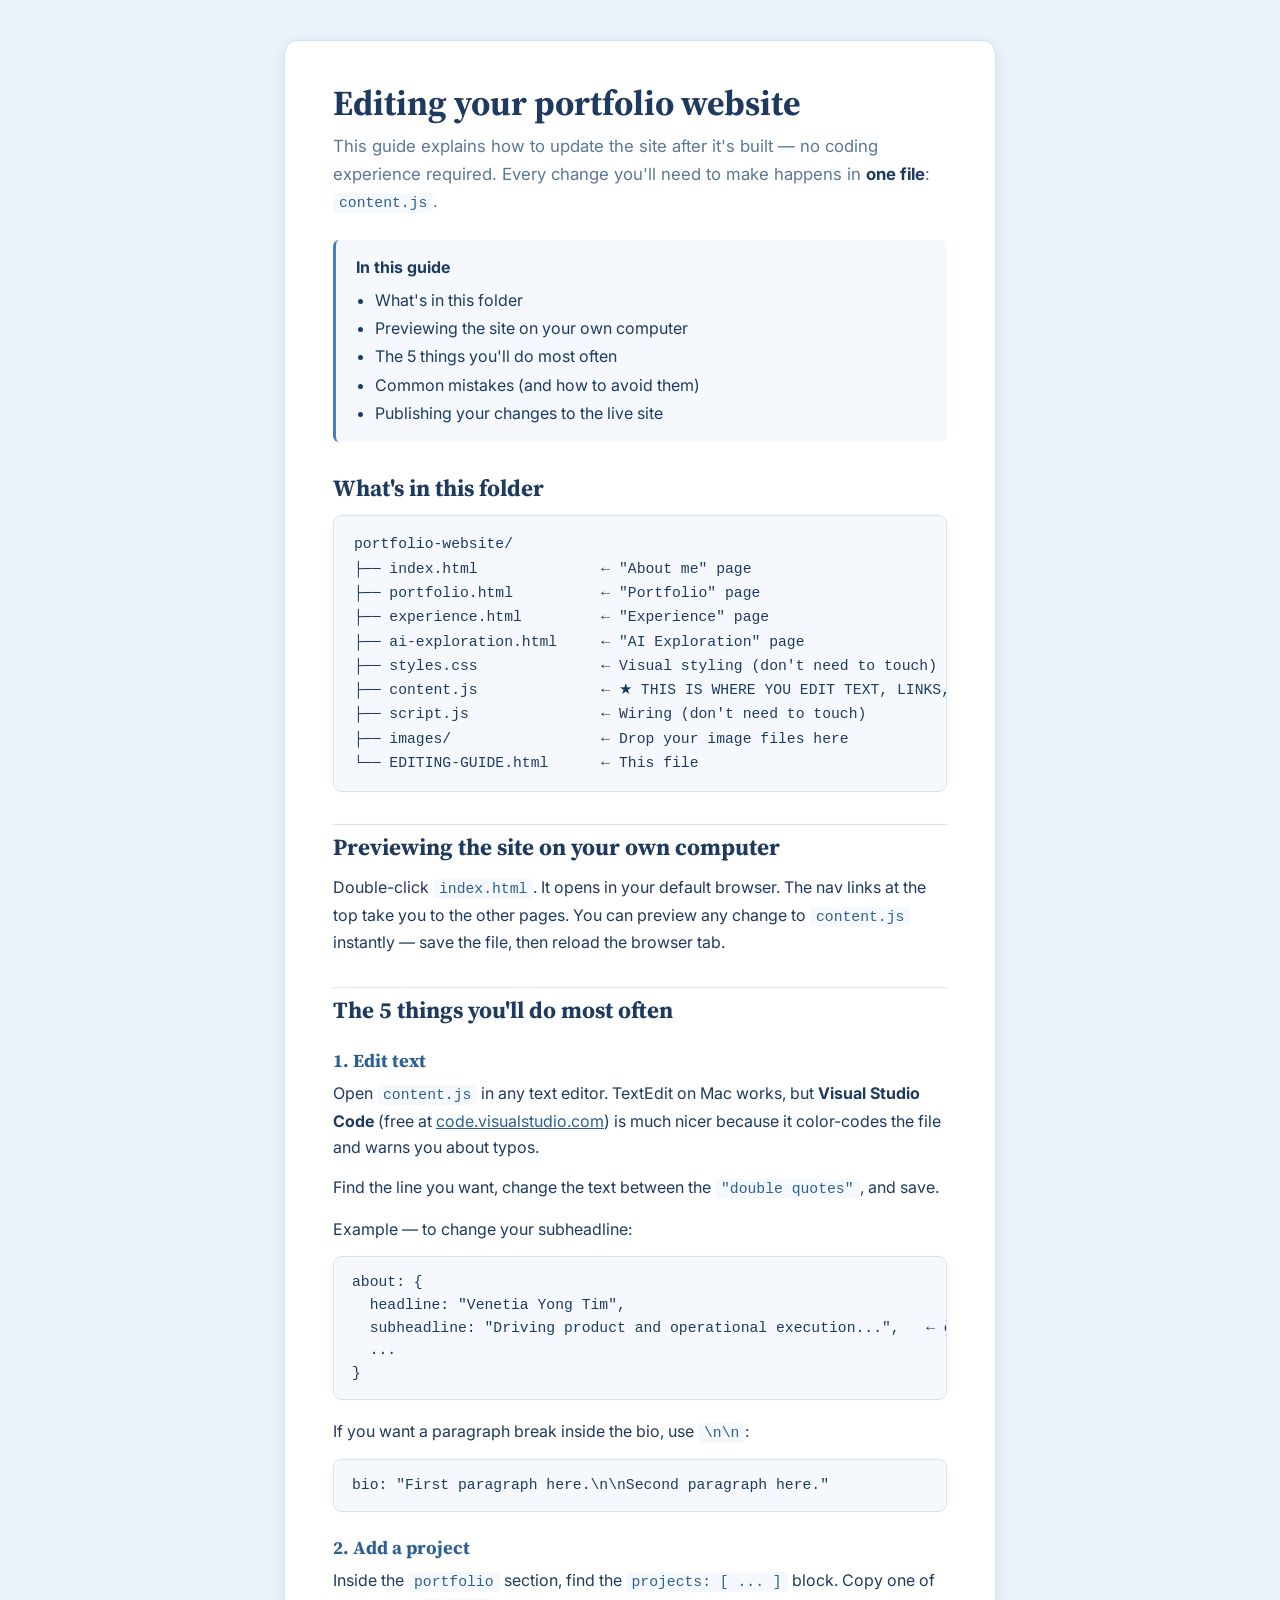
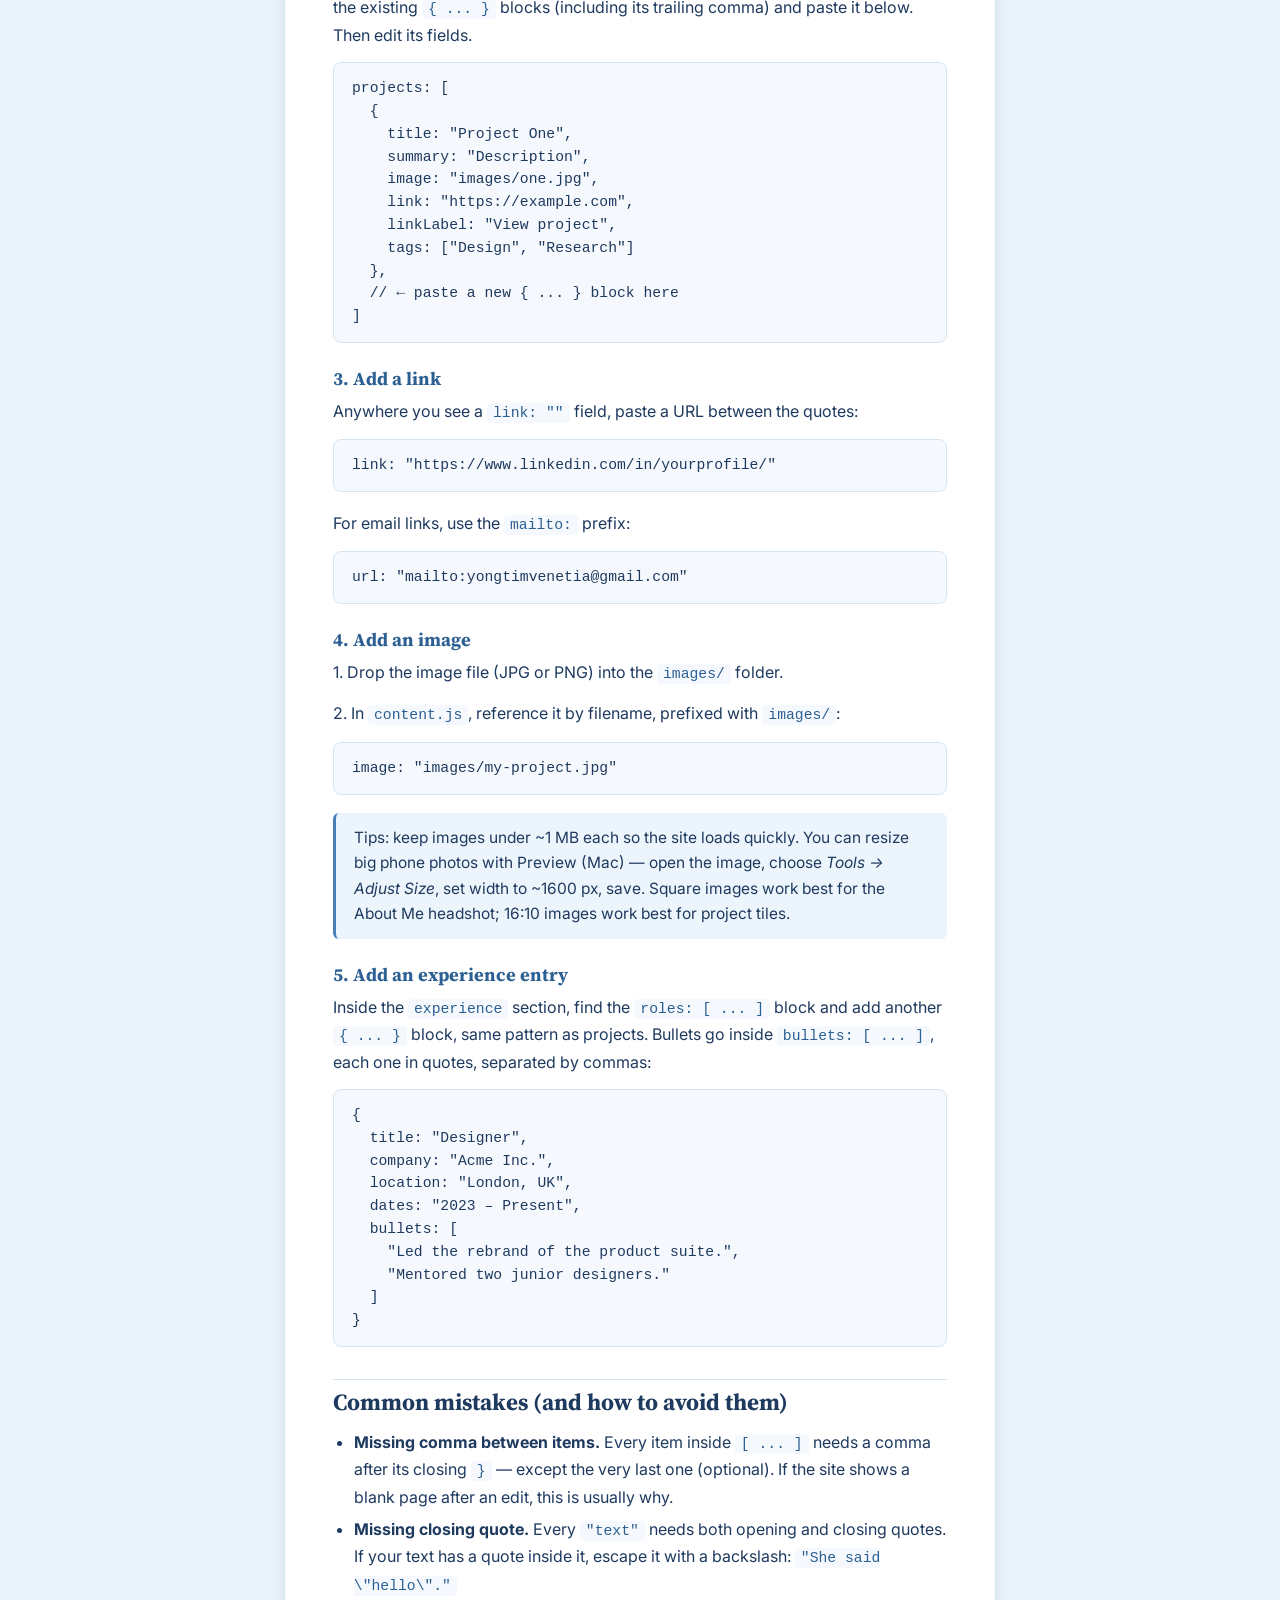
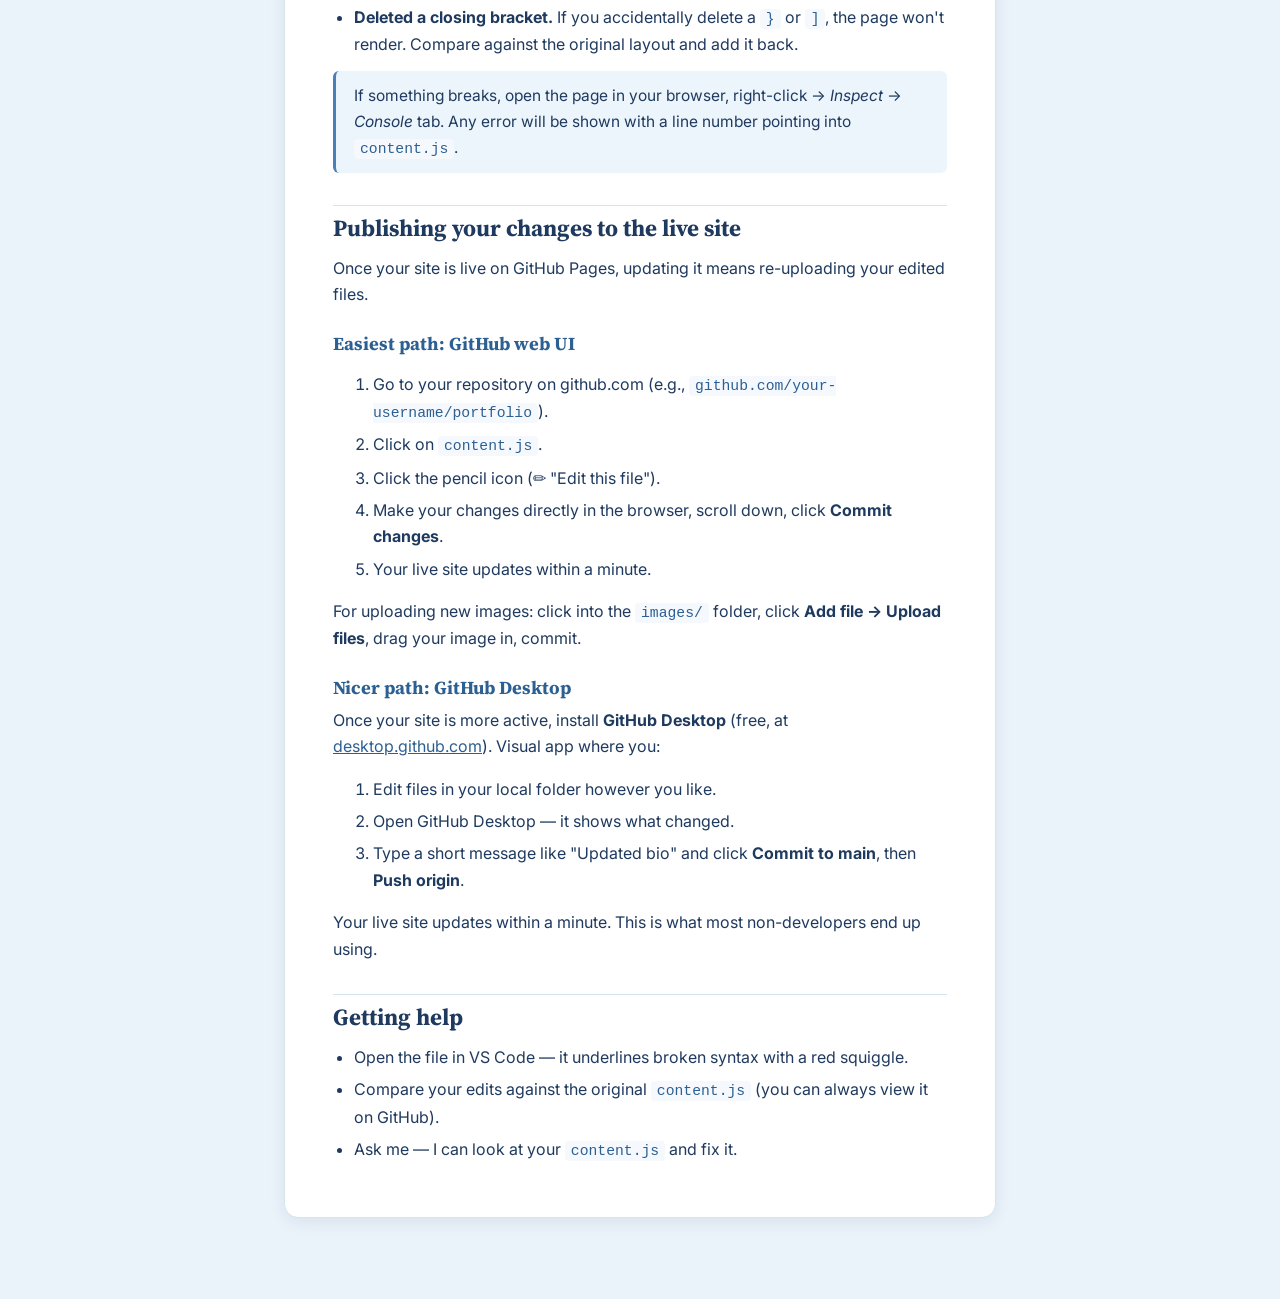
<file: EDITING-GUIDE.html>
<!DOCTYPE html>
<html lang="en">
<head>
  <meta charset="UTF-8" />
  <meta name="viewport" content="width=device-width, initial-scale=1" />
  <title>Editing your portfolio website</title>
  <link href="https://fonts.googleapis.com/css2?family=Inter:wght@400;500;600;700&family=Source+Serif+4:wght@500;600;700&display=swap" rel="stylesheet" />
  <style>
    :root {
      --bg: #EAF2FA;
      --surface: #FFFFFF;
      --border: #D6E4F0;
      --primary: #4A7FB8;
      --primary-dark: #2C5F92;
      --text: #1F3A5F;
      --text-muted: #5C7795;
      --code-bg: #F5F9FD;
      --shadow: 0 4px 16px rgba(31, 58, 95, 0.08);
    }
    * { box-sizing: border-box; }
    body {
      margin: 0;
      font-family: "Inter", system-ui, sans-serif;
      color: var(--text);
      background: var(--bg);
      line-height: 1.65;
      -webkit-font-smoothing: antialiased;
    }
    .wrap {
      max-width: 760px;
      margin: 40px auto;
      padding: 0 24px 64px;
    }
    .card {
      background: var(--surface);
      border: 1px solid var(--border);
      border-radius: 14px;
      padding: 40px 48px;
      box-shadow: var(--shadow);
    }
    h1, h2, h3 {
      font-family: "Source Serif 4", Georgia, serif;
      color: var(--text);
      line-height: 1.25;
    }
    h1 { font-size: 2.2rem; margin: 0 0 8px; }
    h2 { font-size: 1.45rem; margin: 32px 0 12px; padding-top: 8px; border-top: 1px solid var(--border); }
    h2:first-of-type { border-top: 0; padding-top: 0; }
    h3 { font-size: 1.15rem; margin: 24px 0 8px; color: var(--primary-dark); }
    p { margin: 0 0 14px; }
    .lede { color: var(--text-muted); font-size: 1.05rem; margin-bottom: 24px; }
    code, pre {
      font-family: "SF Mono", "Menlo", Consolas, monospace;
      font-size: 0.92rem;
    }
    code {
      background: var(--code-bg);
      padding: 2px 6px;
      border-radius: 4px;
      color: var(--primary-dark);
    }
    pre {
      background: var(--code-bg);
      border: 1px solid var(--border);
      border-radius: 8px;
      padding: 14px 18px;
      overflow-x: auto;
      margin: 0 0 18px;
      line-height: 1.55;
    }
    pre code { background: transparent; padding: 0; color: var(--text); }
    ul { padding-left: 1.3em; margin: 0 0 14px; }
    li { margin-bottom: 6px; }
    strong { color: var(--text); }
    a { color: var(--primary-dark); }
    .toc {
      background: var(--code-bg);
      border-left: 3px solid var(--primary);
      padding: 14px 20px;
      border-radius: 6px;
      margin: 0 0 28px;
    }
    .toc strong { display: block; margin-bottom: 6px; }
    .toc ul { margin: 0; padding-left: 1.2em; }
    .toc li { margin-bottom: 2px; }
    .tip {
      background: #EDF5FC;
      border-left: 3px solid var(--primary);
      padding: 12px 18px;
      border-radius: 6px;
      margin: 14px 0;
      font-size: 0.97rem;
    }
    .file-tree {
      background: var(--code-bg);
      border: 1px solid var(--border);
      border-radius: 8px;
      padding: 16px 20px;
      font-family: "SF Mono", "Menlo", Consolas, monospace;
      font-size: 0.92rem;
      white-space: pre;
      overflow-x: auto;
      margin-bottom: 18px;
    }
  </style>
</head>
<body>
  <div class="wrap">
    <div class="card">

    <h1>Editing your portfolio website</h1>
    <p class="lede">This guide explains how to update the site after it's built — no coding experience required. Every change you'll need to make happens in <strong>one file</strong>: <code>content.js</code>.</p>

    <div class="toc">
      <strong>In this guide</strong>
      <ul>
        <li>What's in this folder</li>
        <li>Previewing the site on your own computer</li>
        <li>The 5 things you'll do most often</li>
        <li>Common mistakes (and how to avoid them)</li>
        <li>Publishing your changes to the live site</li>
      </ul>
    </div>

    <h2>What's in this folder</h2>
<div class="file-tree">portfolio-website/
├── index.html              ← "About me" page
├── portfolio.html          ← "Portfolio" page
├── experience.html         ← "Experience" page
├── ai-exploration.html     ← "AI Exploration" page
├── styles.css              ← Visual styling (don't need to touch)
├── content.js              ← ★ THIS IS WHERE YOU EDIT TEXT, LINKS, IMAGES
├── script.js               ← Wiring (don't need to touch)
├── images/                 ← Drop your image files here
└── EDITING-GUIDE.html      ← This file</div>

    <h2>Previewing the site on your own computer</h2>
    <p>Double-click <code>index.html</code>. It opens in your default browser. The nav links at the top take you to the other pages. You can preview any change to <code>content.js</code> instantly — save the file, then reload the browser tab.</p>

    <h2>The 5 things you'll do most often</h2>

    <h3>1. Edit text</h3>
    <p>Open <code>content.js</code> in any text editor. TextEdit on Mac works, but <strong>Visual Studio Code</strong> (free at <a href="https://code.visualstudio.com" target="_blank">code.visualstudio.com</a>) is much nicer because it color-codes the file and warns you about typos.</p>
    <p>Find the line you want, change the text between the <code>"double quotes"</code>, and save.</p>
    <p>Example — to change your subheadline:</p>
<pre><code>about: {
  headline: "Venetia Yong Tim",
  subheadline: "Driving product and operational execution...",   ← change this string
  ...
}</code></pre>
    <p>If you want a paragraph break inside the bio, use <code>\n\n</code>:</p>
<pre><code>bio: "First paragraph here.\n\nSecond paragraph here."</code></pre>

    <h3>2. Add a project</h3>
    <p>Inside the <code>portfolio</code> section, find the <code>projects: [ ... ]</code> block. Copy one of the existing <code>{ ... }</code> blocks (including its trailing comma) and paste it below. Then edit its fields.</p>
<pre><code>projects: [
  {
    title: "Project One",
    summary: "Description",
    image: "images/one.jpg",
    link: "https://example.com",
    linkLabel: "View project",
    tags: ["Design", "Research"]
  },
  // ← paste a new { ... } block here
]</code></pre>

    <h3>3. Add a link</h3>
    <p>Anywhere you see a <code>link: ""</code> field, paste a URL between the quotes:</p>
<pre><code>link: "https://www.linkedin.com/in/yourprofile/"</code></pre>
    <p>For email links, use the <code>mailto:</code> prefix:</p>
<pre><code>url: "mailto:yongtimvenetia@gmail.com"</code></pre>

    <h3>4. Add an image</h3>
    <p>1. Drop the image file (JPG or PNG) into the <code>images/</code> folder.</p>
    <p>2. In <code>content.js</code>, reference it by filename, prefixed with <code>images/</code>:</p>
<pre><code>image: "images/my-project.jpg"</code></pre>
    <div class="tip">Tips: keep images under ~1 MB each so the site loads quickly. You can resize big phone photos with Preview (Mac) — open the image, choose <em>Tools → Adjust Size</em>, set width to ~1600 px, save. Square images work best for the About Me headshot; 16:10 images work best for project tiles.</div>

    <h3>5. Add an experience entry</h3>
    <p>Inside the <code>experience</code> section, find the <code>roles: [ ... ]</code> block and add another <code>{ ... }</code> block, same pattern as projects. Bullets go inside <code>bullets: [ ... ]</code>, each one in quotes, separated by commas:</p>
<pre><code>{
  title: "Designer",
  company: "Acme Inc.",
  location: "London, UK",
  dates: "2023 – Present",
  bullets: [
    "Led the rebrand of the product suite.",
    "Mentored two junior designers."
  ]
}</code></pre>

    <h2>Common mistakes (and how to avoid them)</h2>
    <ul>
      <li><strong>Missing comma between items.</strong> Every item inside <code>[ ... ]</code> needs a comma after its closing <code>}</code> — except the very last one (optional). If the site shows a blank page after an edit, this is usually why.</li>
      <li><strong>Missing closing quote.</strong> Every <code>"text"</code> needs both opening and closing quotes. If your text has a quote inside it, escape it with a backslash: <code>"She said \"hello\"."</code></li>
      <li><strong>Deleted a closing bracket.</strong> If you accidentally delete a <code>}</code> or <code>]</code>, the page won't render. Compare against the original layout and add it back.</li>
    </ul>
    <div class="tip">If something breaks, open the page in your browser, right-click → <em>Inspect</em> → <em>Console</em> tab. Any error will be shown with a line number pointing into <code>content.js</code>.</div>

    <h2>Publishing your changes to the live site</h2>
    <p>Once your site is live on GitHub Pages, updating it means re-uploading your edited files.</p>

    <h3>Easiest path: GitHub web UI</h3>
    <ol>
      <li>Go to your repository on github.com (e.g., <code>github.com/your-username/portfolio</code>).</li>
      <li>Click on <code>content.js</code>.</li>
      <li>Click the pencil icon (✏️ "Edit this file").</li>
      <li>Make your changes directly in the browser, scroll down, click <strong>Commit changes</strong>.</li>
      <li>Your live site updates within a minute.</li>
    </ol>
    <p>For uploading new images: click into the <code>images/</code> folder, click <strong>Add file → Upload files</strong>, drag your image in, commit.</p>

    <h3>Nicer path: GitHub Desktop</h3>
    <p>Once your site is more active, install <strong>GitHub Desktop</strong> (free, at <a href="https://desktop.github.com" target="_blank">desktop.github.com</a>). Visual app where you:</p>
    <ol>
      <li>Edit files in your local folder however you like.</li>
      <li>Open GitHub Desktop — it shows what changed.</li>
      <li>Type a short message like "Updated bio" and click <strong>Commit to main</strong>, then <strong>Push origin</strong>.</li>
    </ol>
    <p>Your live site updates within a minute. This is what most non-developers end up using.</p>

    <h2>Getting help</h2>
    <ul>
      <li>Open the file in VS Code — it underlines broken syntax with a red squiggle.</li>
      <li>Compare your edits against the original <code>content.js</code> (you can always view it on GitHub).</li>
      <li>Ask me — I can look at your <code>content.js</code> and fix it.</li>
    </ul>

    </div>
  </div>
</body>
</html>
</file>
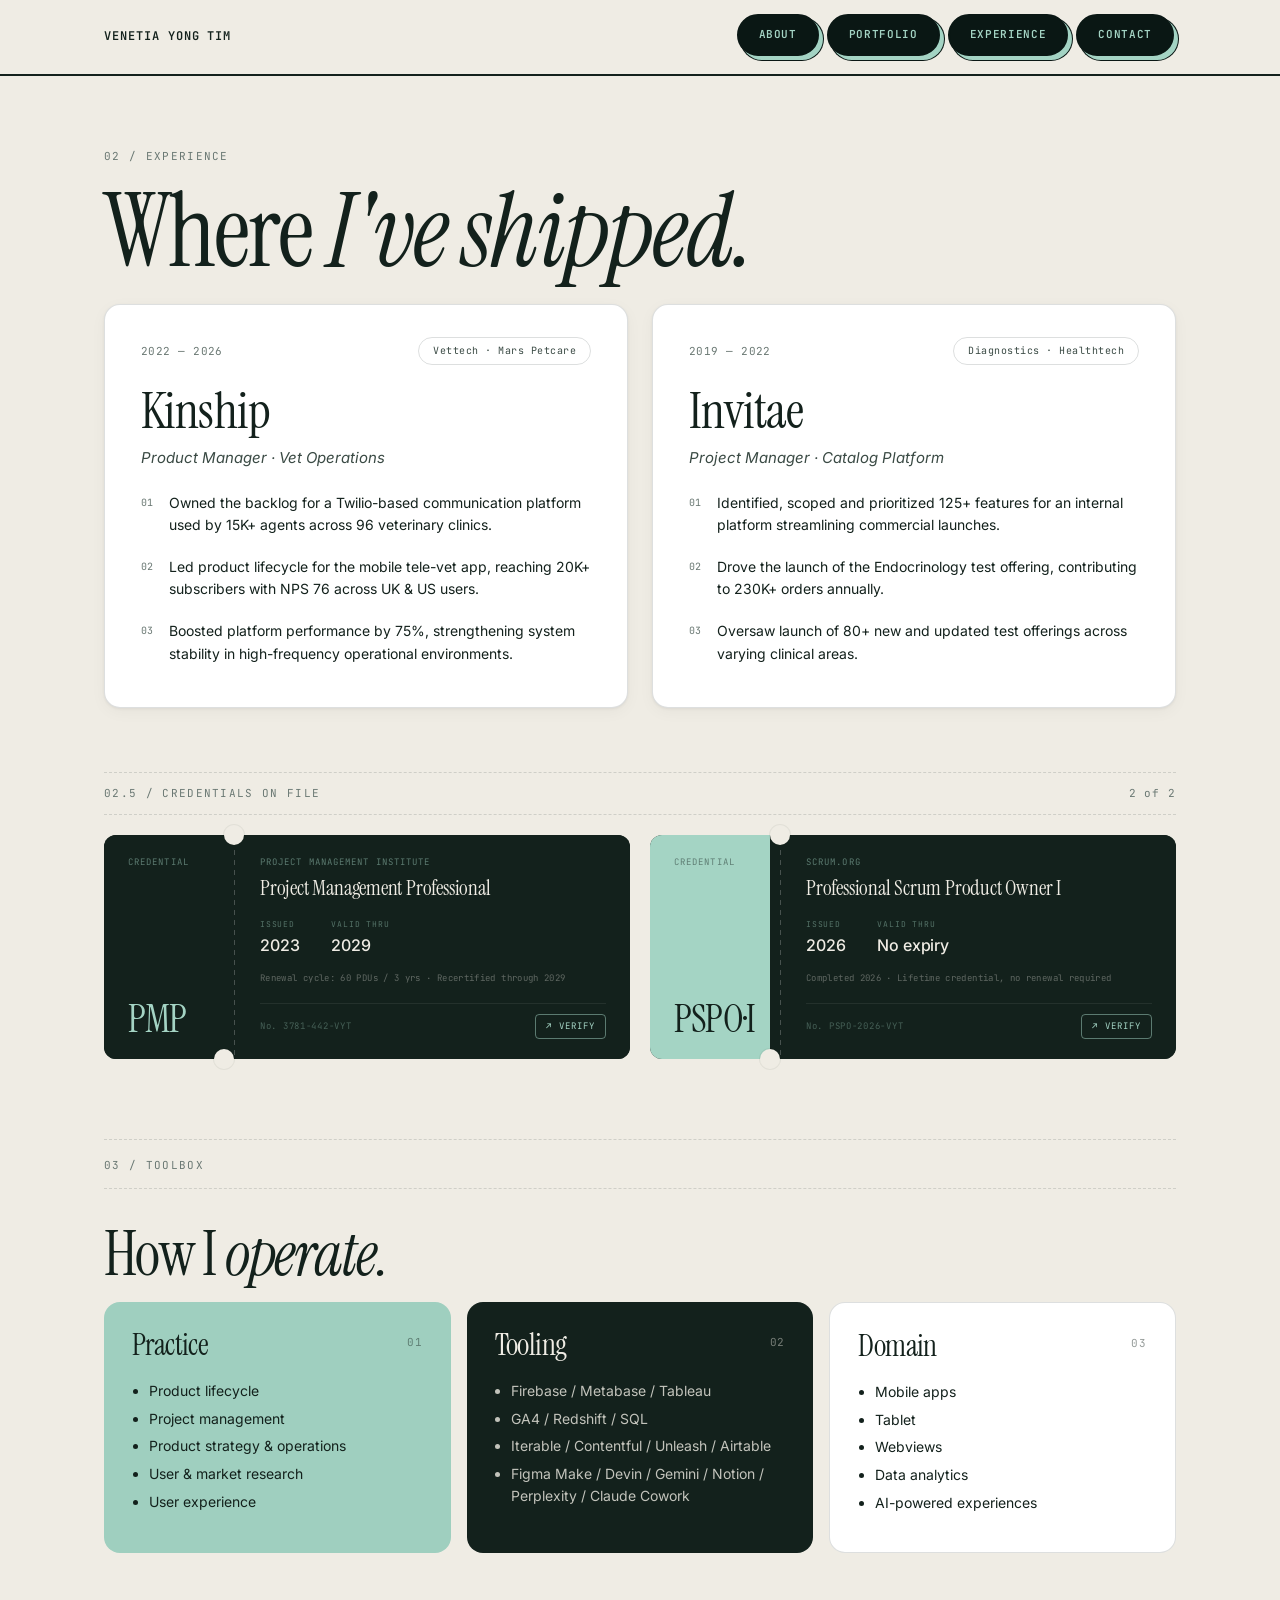
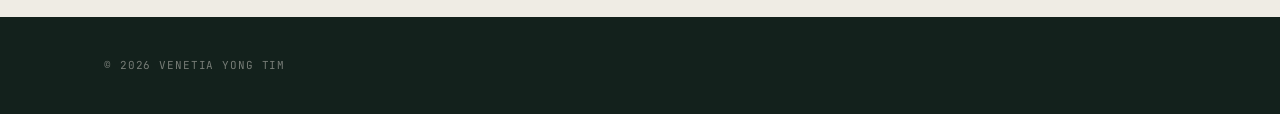
<file: experience.html>
<!DOCTYPE html>
<html lang="en">
<head>
  <meta charset="UTF-8" />
  <meta name="viewport" content="width=device-width, initial-scale=1" />
  <title>Experience — Venetia Yong Tim</title>
  <meta name="description" content="Professional experience of Venetia Yong Tim." />
  <link rel="preconnect" href="https://fonts.googleapis.com" />
  <link rel="preconnect" href="https://fonts.gstatic.com" crossorigin />
  <link href="https://fonts.googleapis.com/css2?family=Instrument+Serif:ital@0;1&family=Inter:wght@300;400;500;600;700&family=JetBrains+Mono:wght@400;500;600&display=swap" rel="stylesheet" />
  <link rel="stylesheet" href="styles.css" />
</head>
<body data-page="experience">

  <header class="site-header">
    <div class="container">
      <a href="index.html" class="brand"><span class="js-brand">Venetia Yongtim</span></a>
      <nav class="nav" aria-label="Main">
        <a href="index.html"                        data-nav="about">About</a>
        <a href="portfolio.html"                    data-nav="portfolio">Portfolio</a>
        <a href="experience.html"                   data-nav="experience">Experience</a>
        <a href="mailto:yongtimvenetia@gmail.com">Contact</a>
      </nav>
    </div>
  </header>

  <main>
    <section class="exp-page-hero">
      <div class="container">
        <p class="exp-section-label">02 / Experience</p>
        <h1 class="exp-page-title">Where <em>I've shipped.</em></h1>
      </div>
    </section>

    <section class="section">
      <div class="container">
        <div class="exp-list js-experience-list"></div>
        <div class="education-block js-experience-education"></div>
        <div class="credentials-block js-experience-credentials"></div>
        <div class="toolbox-block js-experience-toolbox"></div>
      </div>
    </section>
  </main>

  <footer class="site-footer">
    <div class="container">
      <div class="js-footer-copy"></div>
      <div class="footer-links js-footer-links"></div>
    </div>
  </footer>

  <script src="content.js"></script>
  <script src="script.js"></script>
</body>
</html>
</file>
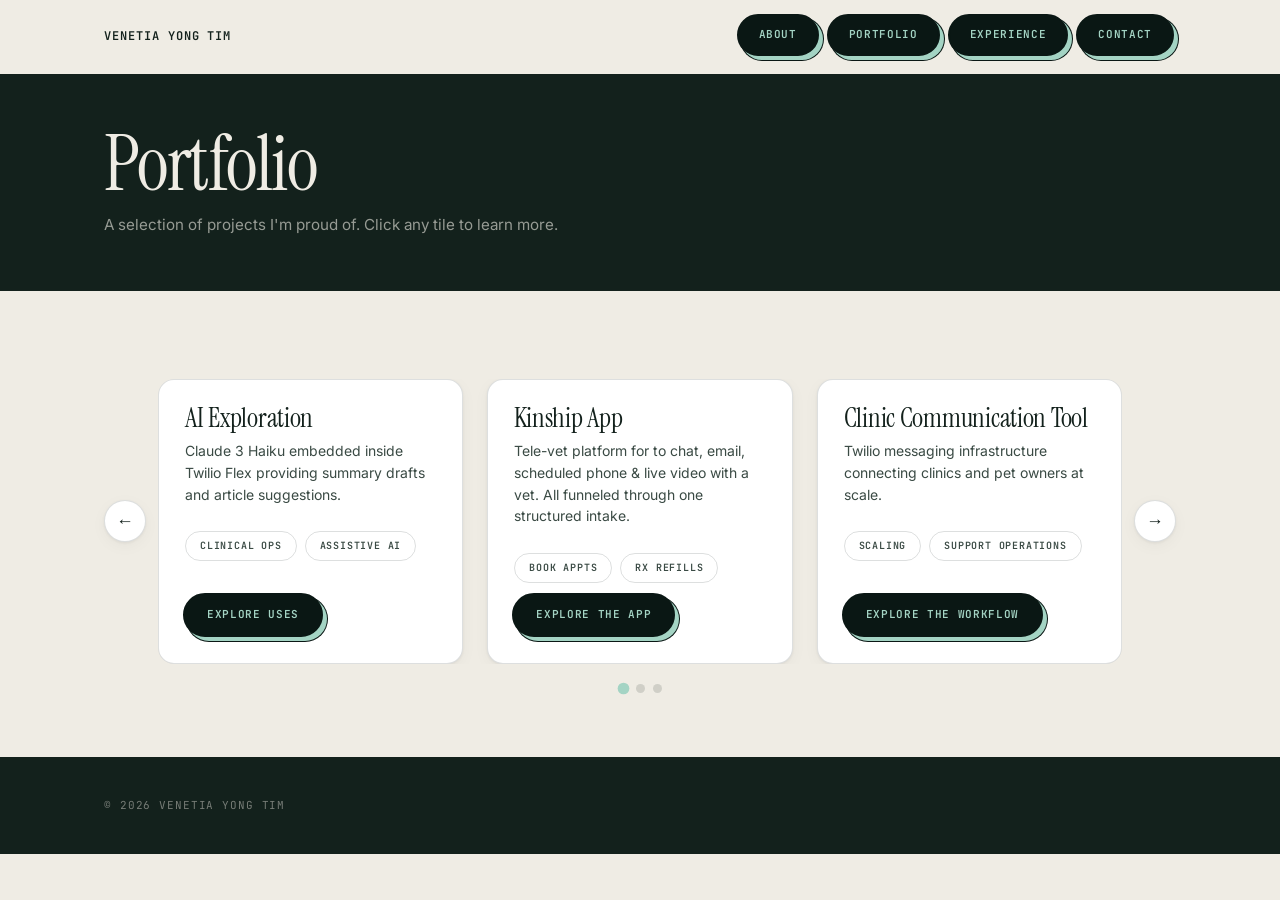
<file: portfolio.html>
<!DOCTYPE html>
<html lang="en">
<head>
  <meta charset="UTF-8" />
  <meta name="viewport" content="width=device-width, initial-scale=1" />
  <title>Portfolio — Venetia Yong Tim</title>
  <meta name="description" content="Selected projects by Venetia Yong Tim." />
  <link rel="preconnect" href="https://fonts.googleapis.com" />
  <link rel="preconnect" href="https://fonts.gstatic.com" crossorigin />
  <link href="https://fonts.googleapis.com/css2?family=Instrument+Serif:ital@0;1&family=Inter:wght@300;400;500;600;700&family=JetBrains+Mono:wght@400;500;600&display=swap" rel="stylesheet" />
  <link rel="stylesheet" href="styles.css" />
</head>
<body data-page="portfolio">

  <header class="site-header">
    <div class="container">
      <a href="index.html" class="brand"><span class="js-brand">Venetia Yongtim</span></a>
      <nav class="nav" aria-label="Main">
        <a href="index.html"                        data-nav="about">About</a>
        <a href="portfolio.html"                    data-nav="portfolio">Portfolio</a>
        <a href="experience.html"                   data-nav="experience">Experience</a>
        <a href="mailto:yongtimvenetia@gmail.com">Contact</a>
      </nav>
    </div>
  </header>

  <main>
    <section class="page-intro">
      <div class="container">
        <h1>Portfolio</h1>
        <p class="intro-text js-portfolio-intro"></p>
      </div>
    </section>

    <section class="section">
      <div class="container">
        <div class="carousel-wrap">
          <button class="carousel-btn carousel-prev" aria-label="Previous project">&#8592;</button>
          <div class="carousel-viewport">
            <div class="project-grid js-portfolio-grid"></div>
          </div>
          <button class="carousel-btn carousel-next" aria-label="Next project">&#8594;</button>
        </div>
        <div class="carousel-dots js-carousel-dots"></div>
      </div>
    </section>
  </main>

  <footer class="site-footer">
    <div class="container">
      <div class="js-footer-copy"></div>
      <div class="footer-links js-footer-links"></div>
    </div>
  </footer>

  <script src="content.js"></script>
  <script src="script.js"></script>
</body>
</html>
</file>
<file: styles.css>
/* ============================================================
   styles.css — Bold direction (Instrument Serif + Inter + JetBrains Mono)
   Cream background · dark ink · mint accent. Editorial-zine feel.
   Adapted from PortfolioBold design direction.
   ============================================================ */

:root {
  --cream:        #efece4;
  --ink:          #13211c;
  --ink-soft:     #3a4a44;
  --muted:        #6a7873;
  --accent:       #a4d4c4;
  --accent-ink:   #0a1714;
  --surface:      #ffffff;
  --border:       rgba(19, 33, 28, 0.10);
  --border-solid: rgba(19, 33, 28, 0.14);

  --font-sans:  'Inter', -apple-system, BlinkMacSystemFont, 'Segoe UI', sans-serif;
  --font-serif: 'Instrument Serif', Georgia, 'Times New Roman', serif;
  --font-mono:  'JetBrains Mono', 'Courier New', monospace;

  --maxw:   1200px;
  --ease:   cubic-bezier(.22, .61, .36, 1);
  --radius: 16px;

  --shadow-sm: 0 1px 3px rgba(0,0,0,.06), 0 4px 16px rgba(0,0,0,.04);
  --shadow-md: 0 2px 0 rgba(19,33,28,.04), 0 18px 40px -24px rgba(19,33,28,.20);
  --shadow-lg: 0 8px 40px rgba(0,0,0,.14);
}

/* ---------- Reset / base ---------- */
*, *::before, *::after { box-sizing: border-box; }
html { scroll-behavior: smooth; }
body {
  margin: 0;
  font-family: var(--font-sans);
  color: var(--ink);
  background: var(--cream);
  line-height: 1.6;
  font-size: 15px;
  -webkit-font-smoothing: antialiased;
}
img { max-width: 100%; display: block; }
a { color: var(--ink); text-decoration: none; transition: opacity .15s; }
a:hover { opacity: 0.7; }

h1, h2, h3, h4 {
  font-family: var(--font-serif);
  font-weight: 400;
  color: var(--ink);
  margin: 0 0 .5em;
  line-height: 1.05;
  letter-spacing: -.01em;
}
h1 { font-size: 3rem; }
h2 { font-size: 2.2rem; }
h3 { font-size: 1.5rem; }
p  { margin: 0 0 1em; }
ul { padding-left: 1.2em; margin: 0 0 1em; }
li { margin-bottom: .4em; }

/* ---------- Layout ---------- */
.container {
  max-width: var(--maxw);
  margin: 0 auto;
  padding: 0 64px;
}

/* ============================================================
   Header / nav — pill buttons with offset box-shadow
   ============================================================ */
.site-header {
  background: rgba(239, 236, 228, 0.96);
  backdrop-filter: blur(12px);
  -webkit-backdrop-filter: blur(12px);
  border-bottom: 2px solid var(--ink);
  position: sticky;
  top: 0;
  z-index: 50;
}
.site-header .container {
  display: flex;
  align-items: center;
  justify-content: space-between;
  padding-top: 16px;
  padding-bottom: 16px;
  gap: 24px;
  flex-wrap: wrap;
}
.brand {
  font-family: var(--font-mono);
  font-weight: 600;
  font-size: 12px;
  letter-spacing: .08em;
  text-transform: uppercase;
  color: var(--ink);
  text-decoration: none;
}
.brand:hover { opacity: 1; }

/* Hide brand name on About page — headline already shows the name */
body[data-page="about"] .brand { visibility: hidden; pointer-events: none; }

.nav {
  display: flex;
  gap: 8px;
  flex-wrap: wrap;
}
.nav a {
  font-family: var(--font-mono);
  font-size: 11px;
  font-weight: 600;
  letter-spacing: .06em;
  text-transform: uppercase;
  padding: 10px 20px;
  border: 2px solid var(--accent-ink);
  border-radius: 999px;
  color: var(--accent);
  background: var(--accent-ink);
  box-shadow: 4px 4px 0 var(--accent), 4px 4px 0 1px var(--accent-ink);
  transform: translate(-2px, -2px);
  transition: transform .12s var(--ease), box-shadow .12s var(--ease), opacity .12s;
  text-decoration: none;
}
.nav a:hover {
  opacity: 1;
  transform: translate(0, 0);
  box-shadow: none;
}
.nav a:active {
  transform: translate(1px, 1px) scale(0.98);
  box-shadow: 2px 2px 0 var(--accent), 2px 2px 0 1px var(--accent-ink);
  opacity: 0.82;
  transition-duration: 0.05s;
}
.nav a.active {
  background: var(--accent-ink);
  color: var(--accent);
  box-shadow: 4px 4px 0 var(--accent), 4px 4px 0 1px var(--accent-ink);
  transform: translate(-2px, -2px);
  opacity: 1;
}

/* ============================================================
   Hero — full-bleed accent block (About page only)
   ============================================================ */
.hero {
  padding: 64px 0 48px;
}
body[data-page="about"] .hero {
  background: var(--accent);
  color: var(--accent-ink);
  padding: 40px 0 0;
  border-bottom: 2px solid var(--ink);
}

.hero-grid {
  display: grid;
  grid-template-columns: 1fr;
  gap: 40px;
  align-items: end;
}
.hero-grid.has-photo {
  grid-template-columns: 1fr 360px;
}

/* Large display headline (About page name) */
.about-headline {
  font-family: var(--font-serif);
  font-weight: 400;
  line-height: .88;
  letter-spacing: -.03em;
  margin: 0 0 32px;
  color: var(--accent-ink);
}

/* Higher specificity to beat .hero h1 */
.hero h1.about-headline {
  font-size: clamp(5rem, 14vw, 13rem);
}

.hero h1 {
  font-size: 2.8rem;
  margin-bottom: 8px;
}

.hero .subheadline {
  font-size: 1.05rem;
  line-height: 1.55;
  margin: 0 0 28px;
  max-width: 38em;
  color: var(--accent-ink);
  opacity: .75;
}

/* About-page circular photo */
.hero-photo {
  width: 100%;
  max-width: 340px;
  aspect-ratio: 1 / 1;
  object-fit: cover;
  border-radius: 50%;
  border: 4px solid var(--accent-ink);
  display: block;
  margin-left: auto;
}

/* Photo badge overlay (AVID TINKERER) */
.photo-col-wrap {
  position: relative;
}
.photo-badge-overlay {
  position: absolute;
  bottom: 36px;
  right: -12px;
  background: var(--accent-ink);
  color: var(--accent);
  border-radius: 999px;
  padding: 7px 18px;
  font-family: var(--font-mono);
  font-size: 10px;
  font-weight: 600;
  letter-spacing: .10em;
  text-transform: uppercase;
  white-space: nowrap;
  pointer-events: none;
}

/* Quote block */
.about-quote {
  position: relative;
  margin: 0 0 28px;
  padding: 14px 0 14px 24px;
  border-left: 3px solid var(--accent-ink);
  max-width: 38em;
}
.about-quote p {
  font-family: var(--font-serif);
  font-size: 1.15rem;
  color: var(--accent-ink);
  line-height: 1.5;
  margin: 0;
  font-style: italic;
}
.about-quote strong {
  font-style: normal;
  font-weight: 400;
  text-decoration: underline;
  text-underline-offset: 3px;
}

/* Hero stat strip (bottom of about hero) */
.hero-stat-strip {
  border-top: 2px solid var(--accent-ink);
  margin-top: 40px;
}
.stat-strip-inner {
  display: flex;
  align-items: center;
  justify-content: space-between;
  padding: 16px 0;
  font-family: var(--font-mono);
  font-size: 11px;
  letter-spacing: .08em;
  text-transform: uppercase;
  color: var(--accent-ink);
}
.stat-item {
  opacity: .8;
}
.stat-badge {
  background: var(--accent-ink);
  color: var(--accent);
  border-radius: 999px;
  padding: 5px 14px;
  font-family: var(--font-mono);
  font-size: 10px;
  font-weight: 600;
  letter-spacing: .08em;
  text-transform: uppercase;
}

/* ============================================================
   Operating Principle — dark block (homepage)
   ============================================================ */
.operating-principle {
  background: var(--ink);
  padding: 56px 0 52px;
}
.op-label {
  font-family: var(--font-mono);
  font-size: 11px;
  letter-spacing: .12em;
  text-transform: uppercase;
  color: rgba(239,236,228,.45);
  margin: 0 0 28px;
}
.op-quote p {
  font-family: var(--font-serif);
  font-size: clamp(1.7rem, 3.5vw, 2.6rem);
  color: var(--cream);
  line-height: 1.25;
  margin: 0 0 44px;
  max-width: 20em;
}
.op-quote em {
  font-style: italic;
}
.op-quote .op-accent {
  color: var(--accent);
  font-style: italic;
}
.op-footer {
  display: flex;
  align-items: center;
  justify-content: space-between;
  flex-wrap: wrap;
  gap: 16px;
}
.op-footer .pill {
  border-color: rgba(239,236,228,.25);
  color: rgba(239,236,228,.75);
}
.currently-badge {
  font-family: var(--font-mono);
  font-size: 11px;
  letter-spacing: .06em;
  color: rgba(239,236,228,.55);
  border: 1px solid rgba(239,236,228,.2);
  border-radius: 999px;
  padding: 6px 16px;
  white-space: nowrap;
  flex-shrink: 0;
}

/* ============================================================
   Page-intro header — dark ink block (Portfolio / Experience / AI pages)
   ============================================================ */
.page-intro {
  background: var(--ink);
  color: var(--cream);
  padding: 52px 0;
  border-bottom: 2px solid var(--ink);
}
.page-intro h1 {
  font-family: var(--font-serif);
  font-size: clamp(2.8rem, 6vw, 5.5rem);
  color: var(--cream);
  line-height: .95;
  margin: 0 0 12px;
  letter-spacing: -.02em;
}
.page-intro .intro-text {
  font-size: .95rem;
  color: rgba(239, 236, 228, .6);
  max-width: 600px;
  margin: 0;
}

/* ============================================================
   Buttons
   ============================================================ */
.btn {
  display: inline-block;
  padding: 11px 22px;
  border-radius: 999px;
  border: 2px solid var(--accent-ink);
  background: var(--accent-ink);
  color: var(--accent) !important;
  font-family: var(--font-mono);
  font-size: 11px;
  font-weight: 600;
  letter-spacing: .06em;
  text-transform: uppercase;
  text-decoration: none;
  box-shadow: 4px 4px 0 var(--accent), 4px 4px 0 1px var(--accent-ink);
  transform: translate(-2px, -2px);
  transition: transform .12s var(--ease), box-shadow .12s var(--ease);
  margin-right: 10px;
  margin-top: 8px;
  cursor: pointer;
}
.btn:hover {
  opacity: 1;
  transform: translate(0, 0);
  box-shadow: none;
}
.btn:active {
  transform: translate(1px, 1px) scale(0.98);
  box-shadow: 2px 2px 0 var(--accent), 2px 2px 0 1px var(--accent-ink);
  opacity: 0.82;
  transition-duration: 0.05s;
}
.btn.secondary {
  background: transparent;
  color: var(--ink) !important;
  border-color: var(--ink);
  box-shadow: 4px 4px 0 var(--ink);
}
.btn.secondary:hover {
  transform: translate(0, 0);
  box-shadow: none;
  opacity: 1;
}

/* About page — buttons inherit the accent-ink context */
body[data-page="about"] .hero .btn {
  background: var(--accent-ink);
  color: var(--accent) !important;
  border-color: var(--accent-ink);
  box-shadow: 4px 4px 0 rgba(255,255,255,.4), 4px 4px 0 1px var(--accent-ink);
}
body[data-page="about"] .hero .btn.secondary {
  background: transparent;
  color: var(--accent-ink) !important;
  border-color: var(--accent-ink);
  box-shadow: 4px 4px 0 var(--accent-ink);
}

/* ---------- Pills / tags ---------- */
.pills { display: flex; flex-wrap: wrap; gap: 8px; margin-top: 12px; }
.pill {
  font-family: var(--font-mono);
  font-size: 10px;
  font-weight: 600;
  letter-spacing: .08em;
  text-transform: uppercase;
  padding: 6px 14px;
  border-radius: 999px;
  border: 1px solid var(--border-solid);
  color: var(--ink-soft);
  background: transparent;
}

/* ============================================================
   Section
   ============================================================ */
.section { padding: 64px 0; }
.section h2 { margin-bottom: 16px; }

/* ============================================================
   Carousel wrapper (Portfolio page)
   ============================================================ */
.carousel-wrap {
  position: relative;
  display: flex;
  align-items: center;
  gap: 12px;
  margin-top: 24px;
}

.carousel-viewport {
  overflow: hidden;
  flex: 1;
  border-radius: var(--radius);
}

.carousel-btn {
  flex-shrink: 0;
  width: 42px;
  height: 42px;
  border-radius: 50%;
  border: 1px solid var(--border-solid);
  background: var(--surface);
  color: var(--ink);
  font-size: 1.1rem;
  line-height: 1;
  cursor: pointer;
  display: flex;
  align-items: center;
  justify-content: center;
  transition: background .2s, box-shadow .2s, transform .2s;
  box-shadow: var(--shadow-sm);
}
.carousel-btn:hover {
  background: var(--accent);
  color: #fff;
  transform: scale(1.08);
  box-shadow: var(--shadow-md, var(--shadow-lg));
}

.carousel-dots {
  display: flex;
  justify-content: center;
  gap: 8px;
  margin-top: 20px;
}
.carousel-dot {
  width: 9px;
  height: 9px;
  border-radius: 50%;
  border: none;
  background: var(--border-solid);
  cursor: pointer;
  padding: 0;
  transition: background .3s, transform .3s;
}
.carousel-dot.active {
  background: var(--accent);
  transform: scale(1.3);
}

/* ============================================================
   Project grid / cards (Portfolio page)
   ============================================================ */
.project-grid {
  display: flex;
  flex-wrap: nowrap;
  gap: 24px;
  width: 100%;
  transition: transform 0.55s cubic-bezier(0.4, 0, 0.2, 1);
}
.project-card {
  /* 3 visible on desktop: (100% − 2 gaps) / 3 */
  flex: 0 0 calc((100% - 48px) / 3);
  background: var(--surface);
  border: 1px solid var(--border-solid);
  border-radius: var(--radius);
  overflow: hidden;
  box-shadow: var(--shadow-sm);
  transition: transform .25s var(--ease), box-shadow .25s var(--ease);
  display: flex;
  flex-direction: column;
}
.project-card:hover {
  transform: translateY(-5px);
  box-shadow: var(--shadow-lg);
}
.project-card .card-image {
  width: 100%;
  aspect-ratio: 16 / 10;
  object-fit: cover;
  background: var(--accent);
}
.project-card .card-body {
  padding: 24px 26px;
  display: flex;
  flex-direction: column;
  flex: 1;
}
.project-card h3 {
  font-family: var(--font-serif);
  font-size: 1.7rem;
  font-weight: 400;
  margin-bottom: 8px;
  line-height: 1.05;
  letter-spacing: -.01em;
}
.project-card p {
  color: var(--ink-soft);
  font-size: 14px;
  margin-bottom: 14px;
  line-height: 1.55;
}
.project-card .card-footer { margin-top: auto; padding-top: 4px; }

@media (max-width: 768px) {
  .project-card {
    /* 2 visible on tablet */
    flex: 0 0 calc((100% - 24px) / 2);
  }
}
@media (max-width: 480px) {
  .project-card {
    /* 1 visible on mobile */
    flex: 0 0 100%;
  }
}

/* ============================================================
   Experience page hero
   ============================================================ */
.exp-page-hero {
  padding: 72px 0 0;
  background: var(--cream);
}
.exp-section-label {
  font-family: var(--font-mono);
  font-size: 11px;
  letter-spacing: .12em;
  text-transform: uppercase;
  color: var(--muted);
  margin: 0 0 18px;
}
.exp-page-title {
  font-family: var(--font-serif);
  font-size: clamp(3.5rem, 8vw, 6.5rem);
  font-weight: 400;
  line-height: .95;
  letter-spacing: -.02em;
  margin: 0;
  color: var(--ink);
}
.exp-page-title em {
  font-style: italic;
}
[data-page="experience"] .section {
  padding-top: 24px;
}

/* ============================================================
   Experience entries
   ============================================================ */
.exp-list {
  display: grid;
  grid-template-columns: repeat(2, 1fr);
  gap: 24px;
  margin-top: 0;
}

.exp-card {
  background: var(--surface);
  border: 1px solid var(--border-solid);
  border-radius: var(--radius);
  padding: 32px 36px 36px;
  box-shadow: var(--shadow-sm);
  transition: transform .2s var(--ease), box-shadow .2s var(--ease);
}
.exp-card:hover {
  transform: translateY(-3px);
  box-shadow: var(--shadow-md);
}

/* Top row: date left, tags right */
.exp-card-top {
  display: flex;
  justify-content: space-between;
  align-items: center;
  margin-bottom: 20px;
}
.exp-card .role-dates {
  font-family: var(--font-mono);
  font-size: 11px;
  letter-spacing: .04em;
  color: var(--muted);
}
.exp-card .role-tags {
  font-family: var(--font-mono);
  font-size: 10px;
  letter-spacing: .05em;
  color: var(--ink-soft);
  border: 1px solid var(--border-solid);
  border-radius: 999px;
  padding: 5px 14px;
  white-space: nowrap;
}

/* Company name — large serif */
.exp-card .role-company {
  display: block;
  font-family: var(--font-serif);
  font-size: clamp(2.4rem, 4vw, 3.4rem);
  font-weight: 400;
  color: var(--ink);
  line-height: 1;
  letter-spacing: -.01em;
  margin-bottom: 10px;
}
/* Job title — italic below company */
.exp-card .role-title {
  font-size: 15px;
  color: var(--ink-soft);
  font-style: italic;
  font-family: var(--font-sans);
  font-weight: 400;
  margin: 0 0 24px;
  line-height: 1.4;
}

/* Numbered bullet list */
.exp-card ul {
  counter-reset: exp-counter;
  list-style: none;
  padding: 0;
  margin: 0;
  display: flex;
  flex-direction: column;
  gap: 14px;
}
.exp-card li {
  counter-increment: exp-counter;
  display: flex;
  gap: 16px;
  font-size: 14px;
  color: var(--ink);
  line-height: 1.6;
}
.exp-card li::before {
  content: counter(exp-counter, decimal-leading-zero);
  font-family: var(--font-mono);
  font-size: 10px;
  color: var(--muted);
  padding-top: 3px;
  flex-shrink: 0;
}

/* Education */
.education-block { margin-top: 56px; }
.education-block h2 {
  font-family: var(--font-serif);
  font-size: 2.5rem;
  margin-bottom: 20px;
  letter-spacing: -.01em;
}
.edu-card {
  background: var(--surface);
  border: 1px solid var(--border-solid);
  border-radius: var(--radius);
  padding: 24px 28px;
  margin-bottom: 16px;
  box-shadow: var(--shadow-sm);
  transition: transform .2s var(--ease);
}
.edu-card:hover { transform: translateX(4px); }
.edu-card .edu-title {
  font-family: var(--font-serif);
  font-size: 1.4rem;
  font-weight: 400;
  margin: 0 0 6px;
  letter-spacing: -.01em;
}
.edu-card .edu-meta {
  font-family: var(--font-mono);
  font-size: 10px;
  letter-spacing: .08em;
  text-transform: uppercase;
  color: var(--muted);
  margin: 0 0 8px;
}
.edu-card .edu-details {
  font-size: 14px;
  color: var(--ink-soft);
  margin: 0;
  line-height: 1.55;
}

/* ============================================================
   AI Exploration entries
   ============================================================ */
.ai-list { display: flex; flex-direction: column; gap: 20px; margin-top: 24px; }
.ai-card {
  background: var(--surface);
  border: 1px solid var(--border-solid);
  border-radius: var(--radius);
  overflow: hidden;
  box-shadow: var(--shadow-sm);
  display: grid;
  grid-template-columns: 1fr;
  transition: transform .25s var(--ease), box-shadow .25s var(--ease);
}
.ai-card:hover {
  transform: translateY(-4px);
  box-shadow: var(--shadow-lg);
}
.ai-card.has-image { grid-template-columns: 300px 1fr; }
.ai-card .ai-image {
  width: 100%;
  height: 100%;
  object-fit: cover;
  min-height: 200px;
  background: var(--accent);
}
.ai-card .ai-body { padding: 28px 32px; }
.ai-card h3 {
  font-family: var(--font-serif);
  font-size: 1.8rem;
  font-weight: 400;
  margin-bottom: 6px;
  letter-spacing: -.01em;
}
.ai-card .ai-date {
  font-family: var(--font-mono);
  font-size: 10px;
  letter-spacing: .08em;
  text-transform: uppercase;
  color: var(--muted);
  margin-bottom: 14px;
}
.ai-card p {
  color: var(--ink-soft);
  font-size: 14px;
  line-height: 1.6;
}

/* ============================================================
   Empty-state hint
   ============================================================ */
.empty-hint {
  background: var(--surface);
  border: 1px dashed var(--border-solid);
  border-radius: var(--radius);
  padding: 24px;
  font-family: var(--font-mono);
  font-size: 11px;
  letter-spacing: .04em;
  color: var(--muted);
}

/* ============================================================
   Credentials section
   ============================================================ */
.credentials-block { margin-top: 64px; }

.creds-header {
  display: flex;
  justify-content: space-between;
  align-items: center;
  border-top: 1px dashed var(--border-solid);
  border-bottom: 1px dashed var(--border-solid);
  padding: 12px 0;
  margin-bottom: 20px;
}
.creds-label {
  font-family: var(--font-mono);
  font-size: 11px;
  letter-spacing: .12em;
  text-transform: uppercase;
  color: var(--muted);
}
.creds-count {
  font-family: var(--font-mono);
  font-size: 11px;
  letter-spacing: .08em;
  color: var(--muted);
}

.creds-grid {
  display: grid;
  grid-template-columns: repeat(2, 1fr);
  gap: 20px;
}

/* ── The ticket ── */
.cred-ticket {
  display: flex;
  background: var(--ink);
  border-radius: 12px;
  overflow: visible;         /* allow notch circles to bleed */
  min-height: 190px;
  position: relative;
  clip-path: none;
}

/* ── Left stub — dark variant (default / PMP) ── */
.cred-stub {
  display: flex;
  flex-direction: column;
  justify-content: space-between;
  padding: 20px 20px 20px 24px;
  width: 120px;
  flex-shrink: 0;
  background: var(--ink);
  border-radius: 12px 0 0 12px;
}
.cred-stub-label {
  font-family: var(--font-mono);
  font-size: 9px;
  letter-spacing: .12em;
  text-transform: uppercase;
  color: rgba(164,212,196,.5);  /* muted mint */
}
.cred-abbr {
  font-family: var(--font-serif);
  font-size: clamp(1.9rem, 3vw, 2.8rem);
  font-weight: 400;
  color: var(--accent);         /* mint on dark */
  line-height: 1;
  letter-spacing: -.02em;
  margin-top: auto;
}

/* ── Left stub — mint variant (PSPO·I, even tickets) ── */
.cred-ticket.stub-accent .cred-stub {
  background: var(--accent);   /* #a4d4c4 mint fill */
}
.cred-ticket.stub-accent .cred-stub-label {
  color: rgba(10,23,20,.45);   /* dark muted */
}
.cred-ticket.stub-accent .cred-abbr {
  color: var(--ink);            /* dark text on mint */
}

/* ── Perforated divider with notch circles ── */
.cred-perf {
  position: relative;
  width: 20px;
  flex-shrink: 0;
  display: flex;
  align-items: center;
  justify-content: center;
  overflow: visible;
}
/* the dashed line */
.cred-perf::after {
  content: '';
  position: absolute;
  top: 0; bottom: 0;
  left: 50%;
  width: 1px;
  background-image: repeating-linear-gradient(
    to bottom,
    transparent,
    transparent 5px,
    rgba(255,255,255,.22) 5px,
    rgba(255,255,255,.22) 10px
  );
}
/* top notch */
.cred-perf::before {
  content: '';
  position: absolute;
  top: -10px;
  left: 50%;
  transform: translateX(-50%);
  width: 20px; height: 20px;
  border-radius: 50%;
  background: var(--cream);
  z-index: 2;
  box-shadow: 0 0 0 1px rgba(19,33,28,.06);
}
/* bottom notch — via a sibling pseudo on the ticket itself */
.cred-ticket::after {
  content: '';
  position: absolute;
  bottom: -10px;
  left: 120px;
  transform: translateX(-50%);
  width: 20px; height: 20px;
  border-radius: 50%;
  background: var(--cream);
  z-index: 2;
  box-shadow: 0 0 0 1px rgba(19,33,28,.06);
  pointer-events: none;
}

/* ── Right body ── */
.cred-body {
  flex: 1;
  display: flex;
  flex-direction: column;
  padding: 20px 24px 20px 16px;
  gap: 2px;
  background: var(--ink);
  border-radius: 0 12px 12px 0;
}
.cred-issuer {
  font-family: var(--font-mono);
  font-size: 9px;
  letter-spacing: .12em;
  text-transform: uppercase;
  color: rgba(164,212,196,.5);
  margin: 0 0 4px;
}
.cred-name {
  font-family: var(--font-serif);
  font-size: 1.3rem;
  font-weight: 400;
  color: var(--cream);
  margin: 0 0 16px;
  line-height: 1.15;
  letter-spacing: -.01em;
}

.cred-meta {
  display: flex;
  gap: 32px;
  margin-bottom: 10px;
}
.cred-meta-block {
  display: flex;
  flex-direction: column;
  gap: 3px;
}
.cred-meta-label {
  font-family: var(--font-mono);
  font-size: 8px;
  letter-spacing: .10em;
  text-transform: uppercase;
  color: rgba(164,212,196,.45);
}
.cred-meta-value {
  font-family: var(--font-sans);
  font-size: 16px;
  font-weight: 500;
  color: var(--cream);
  letter-spacing: -.01em;
}

.cred-note {
  font-family: var(--font-mono);
  font-size: 9px;
  letter-spacing: .04em;
  color: rgba(239,236,228,.35);
  margin: 0 0 auto;
  line-height: 1.6;
}

.cred-footer {
  display: flex;
  justify-content: space-between;
  align-items: center;
  margin-top: 16px;
  padding-top: 10px;
  border-top: 1px solid rgba(255,255,255,.07);
}
.cred-number {
  font-family: var(--font-mono);
  font-size: 9px;
  letter-spacing: .08em;
  color: rgba(164,212,196,.35);
}
.cred-stamp {
  font-family: var(--font-mono);
  font-size: 9px;
  letter-spacing: .12em;
  text-transform: uppercase;
  color: var(--accent);
  border: 1px solid rgba(164,212,196,.5);
  border-radius: 4px;
  padding: 4px 10px;
  text-decoration: none;
}
.cred-stamp--link {
  cursor: pointer;
  transition: background .15s, color .15s;
}
.cred-stamp--link:hover {
  background: rgba(164,212,196,.15);
  border-color: var(--accent);
}

@media (max-width: 900px) {
  .creds-grid { grid-template-columns: 1fr; }
  .cred-abbr  { font-size: 1.6rem; }
  .cred-stub  { width: 100px; }
  .cred-ticket::after { left: 100px; }
}

/* ============================================================
   Toolbox — "How I operate" three-card section
   ============================================================ */
.toolbox-block { margin-top: 80px; }

.toolbox-header {
  border-top: 1px dashed var(--border-solid);
  border-bottom: 1px dashed var(--border-solid);
  padding: 12px 0;
  margin-bottom: 36px;
}
.toolbox-label {
  font-family: var(--font-mono);
  font-size: 11px;
  letter-spacing: .12em;
  text-transform: uppercase;
  color: var(--muted);
}

.toolbox-heading {
  font-family: var(--font-serif);
  font-size: clamp(2.4rem, 5vw, 3.8rem);
  font-weight: 400;
  color: var(--ink);
  letter-spacing: -.02em;
  line-height: 1;
  margin: 0 0 40px;
}
.toolbox-heading em { font-style: italic; }

.toolbox-grid {
  display: grid;
  grid-template-columns: repeat(3, 1fr);
  gap: 16px;
}

.toolbox-card {
  border-radius: var(--radius);
  padding: 28px 28px 32px;
  display: flex;
  flex-direction: column;
}

/* Mint card */
.toolbox-card--mint {
  background: #9fcfbf;
  color: var(--ink);
}
/* Dark card */
.toolbox-card--dark {
  background: var(--ink);
  color: var(--cream);
}
/* White card */
.toolbox-card--white {
  background: var(--surface);
  color: var(--ink);
  border: 1px solid var(--border-solid);
}

.toolbox-card-top {
  display: flex;
  justify-content: space-between;
  align-items: flex-start;
  margin-bottom: 20px;
}
.toolbox-card-title {
  font-family: var(--font-serif);
  font-size: 1.9rem;
  font-weight: 400;
  letter-spacing: -.02em;
  line-height: 1;
  margin: 0;
}
.toolbox-card--dark .toolbox-card-title { color: var(--cream); }
.toolbox-card--mint .toolbox-card-title,
.toolbox-card--white .toolbox-card-title { color: var(--ink); }

.toolbox-card-num {
  font-family: var(--font-mono);
  font-size: 11px;
  letter-spacing: .08em;
  opacity: .45;
  padding-top: 4px;
}

.toolbox-card ul {
  list-style: disc;
  padding-left: 1.1em;
  margin: 0;
}
.toolbox-card ul li {
  font-size: .875rem;
  line-height: 1.55;
  margin-bottom: 6px;
}
.toolbox-card--dark ul li { color: rgba(239,236,228,.8); }

@media (max-width: 900px) {
  .toolbox-grid { grid-template-columns: 1fr; }
}

/* ============================================================
   About page — Connect / contact strip
   ============================================================ */
.about-connect {
  padding: 52px 0 56px;
  background: var(--cream);
  border-top: 1px solid var(--border-solid);
}
.about-connect-label {
  font-family: var(--font-mono);
  font-size: 11px;
  letter-spacing: .12em;
  text-transform: uppercase;
  color: var(--muted);
  margin: 0 0 20px;
}
/* Override default .btn style — clean outlined link-style */
.about-connect .js-about-socials {
  display: flex;
  gap: 12px;
  flex-wrap: wrap;
}
.about-connect .btn,
.about-connect .btn.secondary {
  background: transparent;
  color: var(--ink) !important;
  border: 1.5px solid var(--ink);
  box-shadow: none;
  transform: none;
  padding: 11px 24px;
  font-size: 11px;
  letter-spacing: .06em;
  transition: background .18s var(--ease), color .18s var(--ease), border-color .18s var(--ease);
  margin-top: 0;
}
.about-connect .btn:hover,
.about-connect .btn.secondary:hover {
  background: var(--ink);
  color: var(--cream) !important;
  border-color: var(--ink);
  box-shadow: none;
  transform: none;
  opacity: 1;
}
.about-connect .btn:active,
.about-connect .btn.secondary:active {
  opacity: 0.75;
  transform: scale(0.98);
  box-shadow: none;
}

/* ============================================================
   Footer — dark ink background
   ============================================================ */
.site-footer {
  background: var(--ink);
  color: var(--cream);
  padding: 40px 0;
  margin-top: 0;
  border-top: none;
}
.site-footer .container {
  display: flex;
  justify-content: space-between;
  align-items: center;
  flex-wrap: wrap;
  gap: 16px;
}
.js-footer-copy {
  font-family: var(--font-mono);
  font-size: 11px;
  letter-spacing: .08em;
  text-transform: uppercase;
  color: rgba(239, 236, 228, .45);
}
.footer-links {
  display: flex;
  gap: 16px;
  flex-wrap: wrap;
}
.site-footer a {
  font-family: var(--font-mono);
  font-size: 11px;
  letter-spacing: .06em;
  text-transform: uppercase;
  color: rgba(239, 236, 228, .55);
}
.site-footer a:hover {
  color: var(--accent);
  opacity: 1;
}

/* ============================================================
   Animations
   ============================================================ */
@keyframes pageIn {
  from { opacity: 0; transform: translateY(8px); }
  to   { opacity: 1; transform: translateY(0); }
}
body { animation: pageIn .35s var(--ease); }

/* ============================================================
   Responsive
   ============================================================ */
@media (max-width: 900px) {
  .container { padding: 0 32px; }
  .hero-grid.has-photo { grid-template-columns: 1fr; }
  .hero-photo { max-width: 260px; margin: 0 auto; }
  .ai-card.has-image { grid-template-columns: 1fr; }
  .ai-card .ai-image { min-height: 180px; }
  .exp-card { padding: 22px 24px; }
  .exp-list { grid-template-columns: 1fr; }
}
@media (max-width: 600px) {
  .container { padding: 0 20px; }
  .about-headline { font-size: 2.8rem; }
  .page-intro h1 { font-size: 2.5rem; }
  .site-header .container { padding-top: 12px; padding-bottom: 12px; }
  .nav a { padding: 8px 14px; font-size: 10px; }
  .section { padding: 48px 0; }
}

/* Respect reduced motion */
@media (prefers-reduced-motion: reduce) {
  *, *::before, *::after { animation: none !important; transition: none !important; }
}
</file>
